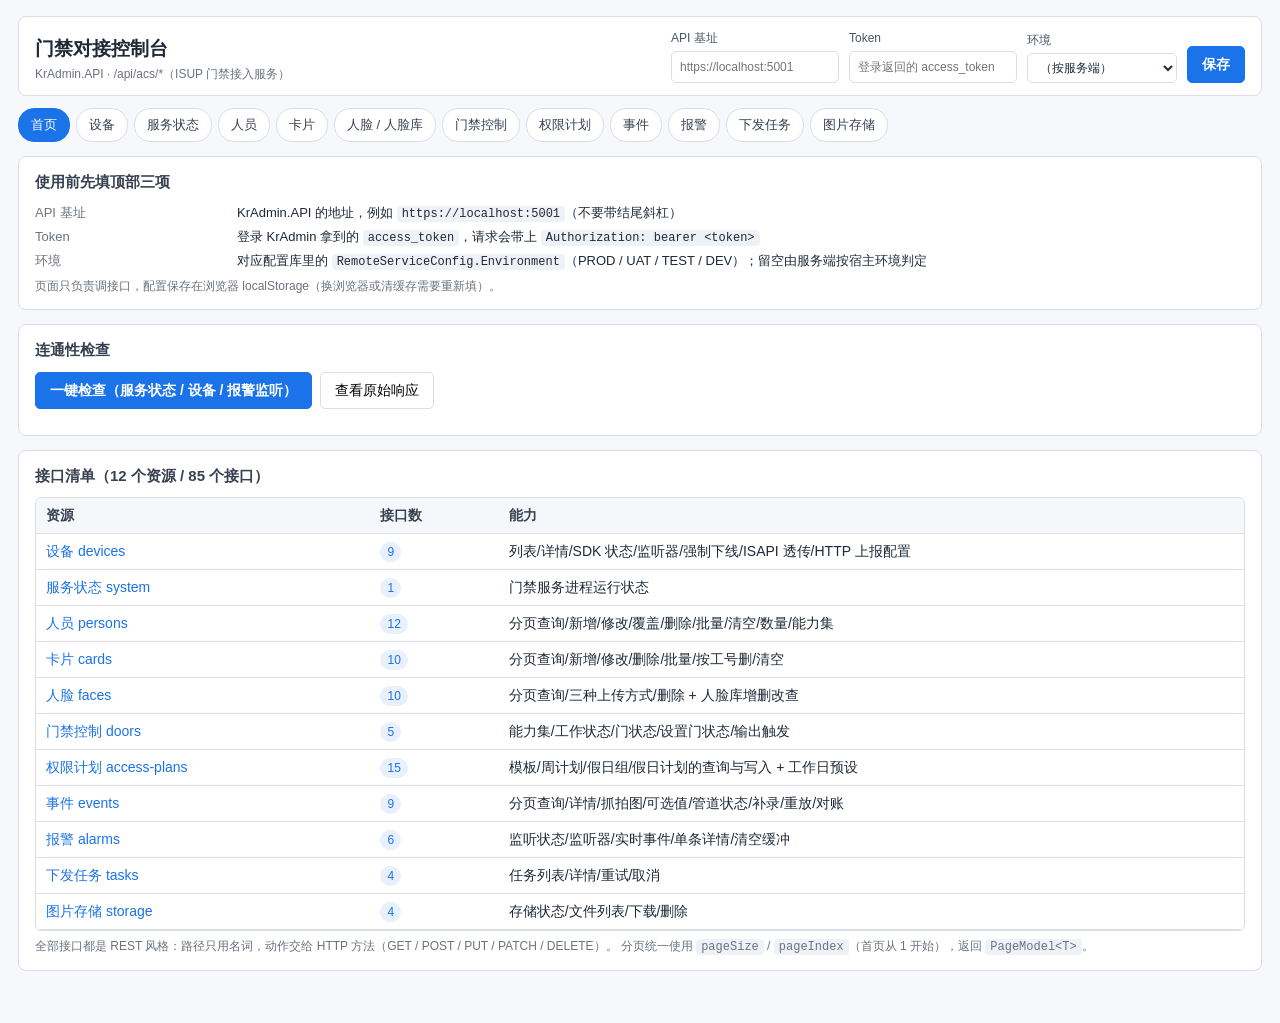
<file: src/ISUPSDK.AccessControl.WebApi/wwwroot/index.html>
<!DOCTYPE html>
<html lang="zh-CN">

<head>
  <meta charset="utf-8">
  <meta name="viewport" content="width=device-width, initial-scale=1">
  <title>门禁对接控制台</title>
  <link rel="stylesheet" href="assets/app.css">
</head>

<body>
  <div id="app">
    <div class="card">
      <h2>使用前先填顶部三项</h2>
      <div class="kv">
        <dt>API 基址</dt>
        <dd>KrAdmin.API 的地址，例如 <code>https://localhost:5001</code>（不要带结尾斜杠）</dd>
        <dt>Token</dt>
        <dd>登录 KrAdmin 拿到的 <code>access_token</code>，请求会带上 <code>Authorization: bearer &lt;token&gt;</code></dd>
        <dt>环境</dt>
        <dd>对应配置库里的 <code>RemoteServiceConfig.Environment</code>（PROD / UAT / TEST / DEV）；留空由服务端按宿主环境判定</dd>
      </div>
      <p class="hint">
        页面只负责调接口，配置保存在浏览器 localStorage（换浏览器或清缓存需要重新填）。
      </p>
    </div>

    <div class="card">
      <h2>连通性检查</h2>
      <div class="btnrow">
        <button class="primary" id="btnCheck">一键检查（服务状态 / 设备 / 报警监听）</button>
        <button id="btnRaw">查看原始响应</button>
      </div>
      <div id="msg" class="msg hidden"></div>
      <div id="checkResult" class="row" style="margin-top:12px;gap:10px"></div>
    </div>

    <div class="card">
      <h2>接口清单（12 个资源 / 85 个接口）</h2>
      <div id="pageTable"></div>
      <p class="hint">
        全部接口都是 REST 风格：路径只用名词，动作交给 HTTP 方法（GET / POST / PUT / PATCH / DELETE）。
        分页统一使用 <code>pageSize</code> / <code>pageIndex</code>（首页从 1 开始），返回 <code>PageModel&lt;T&gt;</code>。
      </p>
    </div>
  </div>

  <script src="assets/app.js"></script>
  <script>
    ACS.layout({ title: '门禁对接控制台', active: 'index.html' });

    var PAGES_INFO = [
      { name: '设备 devices', count: 9, href: 'devices.html', desc: '列表/详情/SDK 状态/监听器/强制下线/ISAPI 透传/HTTP 上报配置' },
      { name: '服务状态 system', count: 1, href: 'system.html', desc: '门禁服务进程运行状态' },
      { name: '人员 persons', count: 12, href: 'persons.html', desc: '分页查询/新增/修改/覆盖/删除/批量/清空/数量/能力集' },
      { name: '卡片 cards', count: 10, href: 'cards.html', desc: '分页查询/新增/修改/删除/批量/按工号删/清空' },
      { name: '人脸 faces', count: 10, href: 'faces.html', desc: '分页查询/三种上传方式/删除 + 人脸库增删改查' },
      { name: '门禁控制 doors', count: 5, href: 'doors.html', desc: '能力集/工作状态/门状态/设置门状态/输出触发' },
      { name: '权限计划 access-plans', count: 15, href: 'access-plans.html', desc: '模板/周计划/假日组/假日计划的查询与写入 + 工作日预设' },
      { name: '事件 events', count: 9, href: 'events.html', desc: '分页查询/详情/抓拍图/可选值/管道状态/补录/重放/对账' },
      { name: '报警 alarms', count: 6, href: 'alarms.html', desc: '监听状态/监听器/实时事件/单条详情/清空缓冲' },
      { name: '下发任务 tasks', count: 4, href: 'tasks.html', desc: '任务列表/详情/重试/取消' },
      { name: '图片存储 storage', count: 4, href: 'storage.html', desc: '存储状态/文件列表/下载/删除' }
    ];

    ACS.table('pageTable', [
      { text: '资源', render: function (r) { return '<a href="' + r.href + '">' + ACS.esc(r.name) + '</a>'; } },
      { text: '接口数', render: function (r) { return '<span class="tag acs">' + r.count + '</span>'; } },
      { text: '能力', cls: 'wrap', render: function (r) { return ACS.esc(r.desc); } }
    ], PAGES_INFO);

    var lastRaw = null;

    ACS.el('btnCheck').addEventListener('click', async function () {
      var button = ACS.el('btnCheck');
      button.disabled = true;
      ACS.msg('msg', '', '');
      ACS.el('checkResult').innerHTML = '';
      var items = [];

      try {
        var sys = await ACS.api('/api/acs/system');
        items.push({ ok: true, text: '服务状态：SDK 初始化 ' + (sys && sys.sdkInitialized) + '，在线设备 ' + (sys && sys.onlineDeviceCount) });

        var devices = await ACS.api('/api/acs/devices', { query: { onlineOnly: false } });
        items.push({ ok: true, text: '设备列表：' + ((devices && devices.length) || 0) + ' 台' + (devices && devices.length ? '（' + devices[0].deviceId + '）' : '') });

        var alarms = await ACS.api('/api/acs/alarms/status');
        items.push({ ok: true, text: '报警监听：' + (alarms && alarms.initialized ? '已初始化' : '未初始化') + '，缓冲 ' + ((alarms && alarms.buffered) || 0) + ' 条' });

        ACS.msg('msg', 'ok', '后端连通，三项接口均返回成功。');
      } catch (e) {
        ACS.msg('msg', 'err', e.message || String(e));
      } finally {
        button.disabled = false;
        ACS.el('checkResult').innerHTML = items.map(function (i) {
          return '<span class="tag ' + (i.ok ? 'ok' : 'err') + '">' + ACS.esc(i.text) + '</span>';
        }).join('');
      }
    });

    ACS.el('btnRaw').addEventListener('click', async function () {
      ACS.msg('msg', '', '');
      try {
        lastRaw = await ACS.api('/api/acs/system', { raw: true });
        ACS.msg('msg', 'ok', '原始响应：\n' + JSON.stringify(lastRaw, null, 2));
      } catch (e) {
        ACS.msg('msg', 'err', e.message || String(e));
      }
    });
  </script>
</body>

</html>
</file>
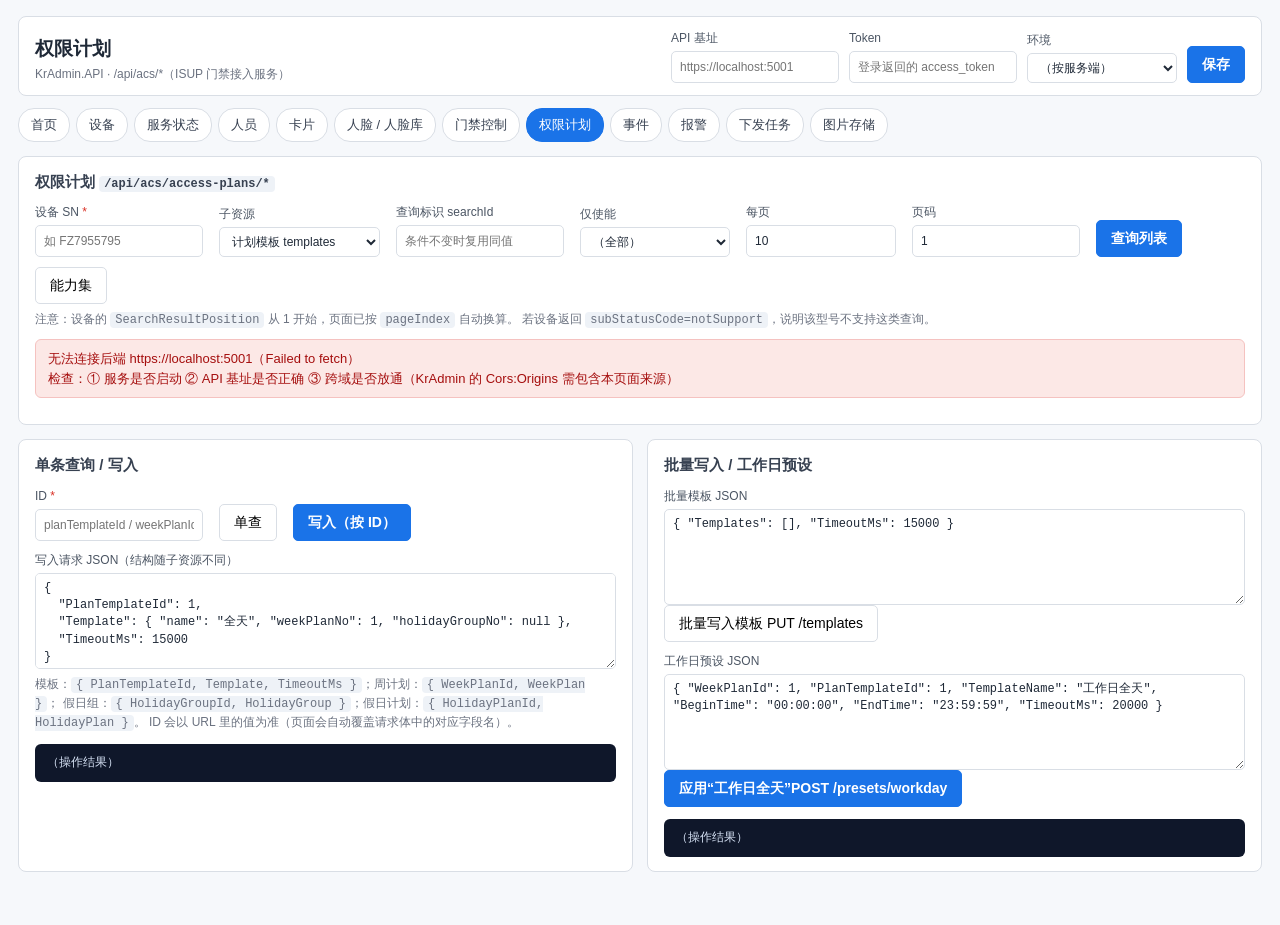
<file: src/ISUPSDK.AccessControl.WebApi/wwwroot/access-plans.html>
<!DOCTYPE html>
<html lang="zh-CN">

<head>
  <meta charset="utf-8">
  <meta name="viewport" content="width=device-width, initial-scale=1">
  <title>权限计划 - 门禁对接控制台</title>
  <link rel="stylesheet" href="assets/app.css">
</head>

<body>
  <div id="app">
    <div class="card">
      <h2>权限计划 <code>/api/acs/access-plans/*</code></h2>
      <div class="row">
        <label class="field"><span class="req">设备 SN</span><input id="deviceId" placeholder="如 FZ7955795"></label>
        <label class="field"><span>子资源</span>
          <select id="kind">
            <option value="templates">计划模板 templates</option>
            <option value="week-plans">周计划 week-plans</option>
            <option value="holiday-groups">假日组 holiday-groups</option>
            <option value="holiday-plans">假日计划 holiday-plans</option>
          </select>
        </label>
        <label class="field"><span>查询标识 searchId</span><input id="searchId" placeholder="条件不变时复用同值"></label>
        <label class="field"><span>仅使能</span>
          <select id="enable">
            <option value="">（全部）</option>
            <option value="true">是</option>
            <option value="false">否</option>
          </select>
        </label>
        <label class="field"><span>每页</span><input id="pageSize" type="number" value="10" min="1" max="100"></label>
        <label class="field"><span>页码</span><input id="pageIndex" type="number" value="1" min="1"></label>
        <button class="primary" id="btnQuery">查询列表</button>
        <button id="btnCap">能力集</button>
      </div>
      <p class="hint">
        注意：设备的 <code>SearchResultPosition</code> 从 1 开始，页面已按 <code>pageIndex</code> 自动换算。
        若设备返回 <code>subStatusCode=notSupport</code>，说明该型号不支持这类查询。
      </p>
      <div id="msg" class="msg hidden"></div>
      <div id="table" style="margin-top:12px"></div>
      <div class="pager" id="pager"></div>
    </div>

    <div class="split">
      <div class="card">
        <h2>单条查询 / 写入</h2>
        <div class="row">
          <label class="field"><span class="req">ID</span><input id="itemId" placeholder="planTemplateId / weekPlanId / holidayGroupId / holidayPlanId"></label>
          <button id="btnGetOne">单查</button>
          <button class="primary" id="btnPutOne">写入（按 ID）</button>
        </div>
        <div class="row">
          <label class="field" style="flex:1"><span>写入请求 JSON（结构随子资源不同）</span>
            <textarea id="writeBody" style="width:100%">{
  "PlanTemplateId": 1,
  "Template": { "name": "全天", "weekPlanNo": 1, "holidayGroupNo": null },
  "TimeoutMs": 15000
}</textarea>
          </label>
        </div>
        <p class="hint">
          模板：<code>{ PlanTemplateId, Template, TimeoutMs }</code>；周计划：<code>{ WeekPlanId, WeekPlan }</code>；
          假日组：<code>{ HolidayGroupId, HolidayGroup }</code>；假日计划：<code>{ HolidayPlanId, HolidayPlan }</code>。
          ID 会以 URL 里的值为准（页面会自动覆盖请求体中的对应字段名）。
        </p>
        <div id="msg2" class="msg hidden"></div>
        <pre class="json" id="opResult" style="margin-top:12px">（操作结果）</pre>
      </div>

      <div class="card">
        <h2>批量写入 / 工作日预设</h2>
        <div class="row">
          <label class="field" style="flex:1"><span>批量模板 JSON</span>
            <textarea id="batchBody">{ "Templates": [], "TimeoutMs": 15000 }</textarea>
          </label>
        </div>
        <div class="btnrow">
          <button id="btnPutBatch">批量写入模板 PUT /templates</button>
        </div>
        <div class="row" style="margin-top:10px">
          <label class="field" style="flex:1"><span>工作日预设 JSON</span>
            <textarea id="presetBody">{ "WeekPlanId": 1, "PlanTemplateId": 1, "TemplateName": "工作日全天", "BeginTime": "00:00:00", "EndTime": "23:59:59", "TimeoutMs": 20000 }</textarea>
          </label>
        </div>
        <div class="btnrow">
          <button class="primary" id="btnPreset">应用“工作日全天”POST /presets/workday</button>
        </div>
        <div id="msg3" class="msg hidden"></div>
        <pre class="json" id="batchResult" style="margin-top:12px">（操作结果）</pre>
      </div>
    </div>
  </div>

  <script src="assets/app.js"></script>
  <script>
    ACS.layout({ title: '权限计划', active: 'access-plans.html' });

    var state = { pageSize: 10, pageIndex: 1, recordCount: 0, pageCount: 1 };

    function deviceId() { return ACS.el('deviceId').value.trim(); }
    function kind() { return ACS.el('kind').value; }
    function basePath() { return '/api/acs/access-plans/' + kind(); }

    async function query(pageIndex) {
      state.pageSize = Number(ACS.el('pageSize').value) || 10;
      state.pageIndex = Math.max(1, pageIndex || Number(ACS.el('pageIndex').value) || 1);
      ACS.el('pageIndex').value = state.pageIndex;

      await ACS.run('msg', async function () {
        var data = await ACS.api(basePath(), {
          query: {
            deviceId: deviceId(),
            searchId: ACS.el('searchId').value.trim(),
            enable: ACS.el('enable').value,
            pageSize: state.pageSize,
            pageIndex: state.pageIndex
          }
        });

        var page = data || {};
        state.recordCount = page.recordCount || 0;
        state.pageCount = page.pageCount || 1;

        var raw = page.pageData || {};
        var inner = raw.data || {};
        var list = inner.matchResults || inner.MatchResults || inner.matchList || [];
        if (!Array.isArray(list)) list = [];

        ACS.table('table', [
          { text: '#', render: function (r, i) { return (state.pageIndex - 1) * state.pageSize + i + 1; } },
          { text: '内容', cls: 'wrap', render: function (r) { return '<code>' + ACS.esc(JSON.stringify(r).slice(0, 420)) + '</code>'; } },
          { text: '状态', render: function (r) {
              var status = r.enable;
              if (status === undefined) status = r.Enable;
              return status === undefined ? '' : '<span class="tag ' + (status ? 'ok' : '') + '">' + (status ? '使能' : '禁用') + '</span>';
            } }
        ], list, '该页没有数据（totalMatches=' + state.recordCount + '）');

        ACS.pager('pager', state.pageSize, state.pageIndex, state.recordCount, state.pageCount, function (next) {
          query(next);
        });
      }, '查询完成：RecordCount=' + state.recordCount);
    }

    ACS.el('btnQuery').addEventListener('click', function () { query(1); });

    ACS.el('btnCap').addEventListener('click', function () {
      ACS.run('msg', async function () {
        ACS.showJson('opResult', await ACS.api('/api/acs/access-plans/capabilities', { query: { deviceId: deviceId() } }));
      }, '已读取权限计划能力集');
    });

    ACS.el('btnGetOne').addEventListener('click', function () {
      var id = ACS.el('itemId').value.trim();
      if (!id) { ACS.msg('msg2', 'warn', '请填 ID'); return; }
      ACS.run('msg2', async function () {
        ACS.showJson('opResult', await ACS.api(basePath() + '/' + encodeURIComponent(id), { query: { deviceId: deviceId() } }));
      }, '已查询单条');
    });

    ACS.el('btnPutOne').addEventListener('click', function () {
      var id = ACS.el('itemId').value.trim();
      if (!id) { ACS.msg('msg2', 'warn', '请填 ID'); return; }

      ACS.run('msg2', async function () {
        var body = ACS.parseJson(ACS.el('writeBody').value, '写入 JSON') || {};
        var numericId = Number(id);

        switch (kind()) {
          case 'templates': body.PlanTemplateId = numericId; break;
          case 'week-plans': body.WeekPlanId = numericId; break;
          case 'holiday-groups': body.HolidayGroupId = numericId; break;
          case 'holiday-plans': body.HolidayPlanId = numericId; break;
        }

        ACS.showJson('opResult', await ACS.api(basePath() + '/' + encodeURIComponent(id), {
          method: 'PUT',
          query: { deviceId: deviceId() },
          body: body
        }));
      }, '已写入');
    });

    ACS.el('btnPutBatch').addEventListener('click', function () {
      ACS.run('msg3', async function () {
        ACS.showJson('batchResult', await ACS.api('/api/acs/access-plans/templates', {
          method: 'PUT',
          query: { deviceId: deviceId() },
          body: ACS.parseJson(ACS.el('batchBody').value, '批量模板 JSON')
        }));
      }, '批量写入完成');
    });

    ACS.el('btnPreset').addEventListener('click', function () {
      ACS.run('msg3', async function () {
        ACS.showJson('batchResult', await ACS.api('/api/acs/access-plans/presets/workday', {
          method: 'POST',
          query: { deviceId: deviceId() },
          body: ACS.parseJson(ACS.el('presetBody').value, '预设 JSON')
        }));
      }, '工作日预设已下发');
    });

    ACS.el('kind').addEventListener('change', function () {
      var map = {
        templates: '{\n  "PlanTemplateId": 1,\n  "Template": { "name": "全天", "weekPlanNo": 1 },\n  "TimeoutMs": 15000\n}',
        'week-plans': '{\n  "WeekPlanId": 1,\n  "WeekPlan": { "weekPlanName": "一周" },\n  "TimeoutMs": 15000\n}',
        'holiday-groups': '{\n  "HolidayGroupId": 1,\n  "HolidayGroup": { "holidayGroupName": "2026" },\n  "TimeoutMs": 15000\n}',
        'holiday-plans': '{\n  "HolidayPlanId": 1,\n  "HolidayPlan": { "holidayPlanName": "国庆" },\n  "TimeoutMs": 15000\n}'
      };
      ACS.el('writeBody').value = map[kind()] || '{}';
    });

    query(1);
  </script>
</body>

</html>
</file>
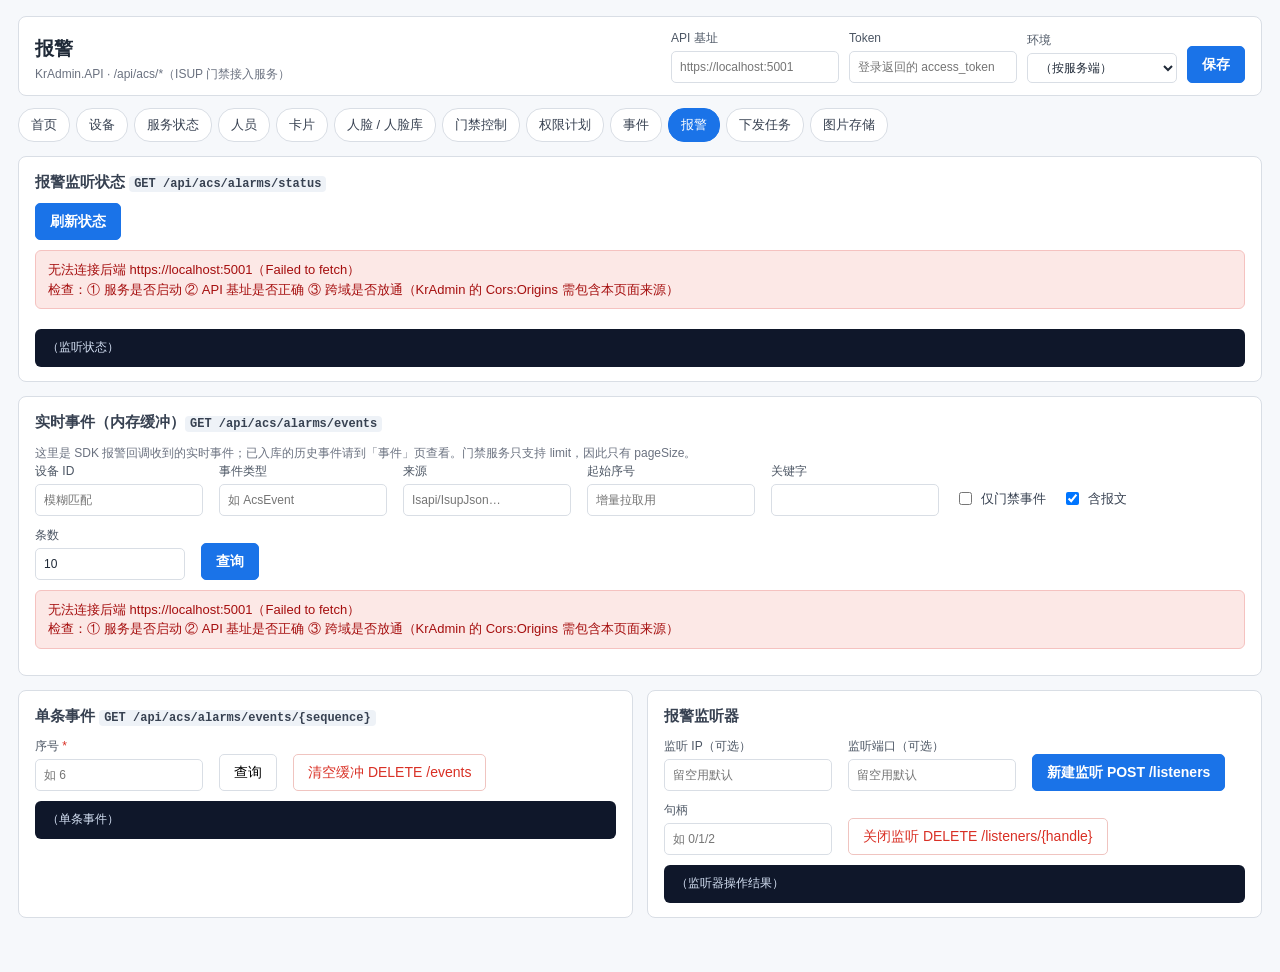
<file: src/ISUPSDK.AccessControl.WebApi/wwwroot/alarms.html>
<!DOCTYPE html>
<html lang="zh-CN">

<head>
  <meta charset="utf-8">
  <meta name="viewport" content="width=device-width, initial-scale=1">
  <title>报警 - 门禁对接控制台</title>
  <link rel="stylesheet" href="assets/app.css">
</head>

<body>
  <div id="app">
    <div class="card">
      <h2>报警监听状态 <code>GET /api/acs/alarms/status</code></h2>
      <div class="row">
        <button class="primary" id="btnStatus">刷新状态</button>
      </div>
      <div id="msg" class="msg hidden"></div>
      <div id="summary" class="row" style="margin-top:10px;gap:10px"></div>
      <pre class="json" id="statusJson" style="margin-top:10px">（监听状态）</pre>
    </div>

    <div class="card">
      <h2>实时事件（内存缓冲）<code>GET /api/acs/alarms/events</code></h2>
      <p class="hint">这里是 SDK 报警回调收到的实时事件；已入库的历史事件请到「事件」页查看。门禁服务只支持 limit，因此只有 pageSize。</p>
      <div class="row">
        <label class="field"><span>设备 ID</span><input id="deviceId" placeholder="模糊匹配"></label>
        <label class="field"><span>事件类型</span><input id="eventType" placeholder="如 AcsEvent"></label>
        <label class="field"><span>来源</span><input id="source" placeholder="Isapi/IsupJson…"></label>
        <label class="field"><span>起始序号</span><input id="afterSequence" placeholder="增量拉取用"></label>
        <label class="field"><span>关键字</span><input id="keyword"></label>
        <label class="check"><input type="checkbox" id="accessControlOnly"> 仅门禁事件</label>
        <label class="check"><input type="checkbox" id="includePayload" checked> 含报文</label>
        <label class="field"><span>条数</span><input id="pageSize" type="number" value="10" min="1" max="200"></label>
        <button class="primary" id="btnEvents">查询</button>
      </div>
      <div id="msg2" class="msg hidden"></div>
      <div id="table" style="margin-top:12px"></div>
    </div>

    <div class="split">
      <div class="card">
        <h2>单条事件 <code>GET /api/acs/alarms/events/{sequence}</code></h2>
        <div class="row">
          <label class="field"><span class="req">序号</span><input id="sequence" placeholder="如 6"></label>
          <button id="btnOne">查询</button>
          <button class="danger" id="btnClear">清空缓冲 DELETE /events</button>
        </div>
        <div id="msg3" class="msg hidden"></div>
        <pre class="json" id="oneJson" style="margin-top:10px">（单条事件）</pre>
      </div>

      <div class="card">
        <h2>报警监听器</h2>
        <div class="row">
          <label class="field"><span>监听 IP（可选）</span><input id="listenIp" placeholder="留空用默认"></label>
          <label class="field"><span>监听端口（可选）</span><input id="listenPort" placeholder="留空用默认"></label>
          <button class="primary" id="btnListenAdd">新建监听 POST /listeners</button>
        </div>
        <div class="row">
          <label class="field"><span>句柄</span><input id="listenHandle" placeholder="如 0/1/2"></label>
          <button class="danger" id="btnListenDel">关闭监听 DELETE /listeners/{handle}</button>
        </div>
        <div id="msg4" class="msg hidden"></div>
        <pre class="json" id="listenJson" style="margin-top:10px">（监听器操作结果）</pre>
      </div>
    </div>
  </div>

  <script src="assets/app.js"></script>
  <script>
    ACS.layout({ title: '报警', active: 'alarms.html' });

    function tag(ok, text) {
      return '<span class="tag ' + (ok ? 'ok' : 'err') + '">' + ACS.esc(text) + '</span>';
    }

    ACS.el('btnStatus').addEventListener('click', function () {
      ACS.run('msg', async function () {
        var data = await ACS.api('/api/acs/alarms/status');
        ACS.showJson('statusJson', data);
        ACS.el('summary').innerHTML = [
          tag(data && data.enabled, '监听 ' + (data && data.enabled ? '启用' : '停用')),
          tag(data && data.initialized, 'SDK ' + (data && data.initialized ? '已初始化' : '未初始化')),
          '<span class="tag acs">缓冲 ' + ((data && data.buffered) || 0) + ' 条</span>',
          '<span class="tag acs">累计接收 ' + ((data && data.totalReceived) || 0) + '</span>',
          '<span class="tag acs">门禁事件 ' + ((data && data.accessControlEvents) || 0) + '</span>',
          '<span class="tag">监听地址 ' + ACS.esc((data && data.listenAddress) || '-') + '</span>'
        ].join('');
      }, '已刷新监听状态');
    });

    ACS.el('btnEvents').addEventListener('click', function () {
      ACS.run('msg2', async function () {
        var data = await ACS.api('/api/acs/alarms/events', {
          query: {
            deviceId: ACS.el('deviceId').value.trim(),
            eventType: ACS.el('eventType').value.trim(),
            source: ACS.el('source').value.trim(),
            afterSequence: ACS.el('afterSequence').value.trim(),
            keyword: ACS.el('keyword').value.trim(),
            accessControlOnly: ACS.el('accessControlOnly').checked ? 'true' : '',
            includePayload: ACS.el('includePayload').checked ? 'true' : 'false',
            pageSize: ACS.el('pageSize').value.trim()
          }
        });

        var page = data || {};
        var rows = page.pageData || [];

        ACS.table('table', [
          { text: '序号', render: function (r) { return ACS.esc(r.sequence); } },
          { text: '接收时间', render: function (r) { return ACS.fmtTime(r.receivedAt); } },
          { text: '设备', render: function (r) { return ACS.esc(r.deviceId); } },
          { text: '事件类型', render: function (r) { return ACS.esc(r.eventType || ''); } },
          { text: '子类型', render: function (r) { return ACS.esc(r.subEventType || ''); } },
          { text: '门禁', render: function (r) { return r.isAccessControl ? '<span class="tag acs">是</span>' : '<span class="tag">否</span>'; } },
          { text: '来源', render: function (r) { return ACS.esc(r.source || ''); } },
          { text: '操作', cls: 'op', render: function (r) { return '<button data-seq="' + ACS.esc(r.sequence) + '">详情</button>'; } }
        ], rows, '缓冲里没有事件（LatestSequence=' + (page.latestSequence || 0) + '）');

        document.querySelectorAll('#table button[data-seq]').forEach(function (button) {
          button.addEventListener('click', function () {
            ACS.el('sequence').value = button.getAttribute('data-seq');
            ACS.el('btnOne').click();
          });
        });

        return page;
      }, '查询完成（RecordCount / LatestSequence 见下）');
    });

    ACS.el('btnOne').addEventListener('click', function () {
      var seq = ACS.el('sequence').value.trim();
      if (!seq) { ACS.msg('msg3', 'warn', '请填序号'); return; }
      ACS.run('msg3', async function () {
        ACS.showJson('oneJson', await ACS.api('/api/acs/alarms/events/' + encodeURIComponent(seq)));
      }, '已获取序号 ' + seq);
    });

    ACS.el('btnClear').addEventListener('click', function () {
      if (!confirm('确认清空内存中的报警事件缓冲？')) return;
      ACS.run('msg3', async function () {
        ACS.showJson('oneJson', await ACS.api('/api/acs/alarms/events', { method: 'DELETE' }));
      }, '缓冲已清空');
    });

    ACS.el('btnListenAdd').addEventListener('click', function () {
      ACS.run('msg4', async function () {
        ACS.showJson('listenJson', await ACS.api('/api/acs/alarms/listeners', {
          method: 'POST',
          query: { ip: ACS.el('listenIp').value.trim(), port: ACS.el('listenPort').value.trim() }
        }));
      }, '监听已创建');
    });

    ACS.el('btnListenDel').addEventListener('click', function () {
      var handle = ACS.el('listenHandle').value.trim();
      if (!handle) { ACS.msg('msg4', 'warn', '请填监听句柄'); return; }
      ACS.run('msg4', async function () {
        ACS.showJson('listenJson', await ACS.api('/api/acs/alarms/listeners/' + encodeURIComponent(handle), { method: 'DELETE' }));
      }, '监听已关闭');
    });

    ACS.el('btnStatus').click();
    ACS.el('btnEvents').click();
  </script>
</body>

</html>
</file>
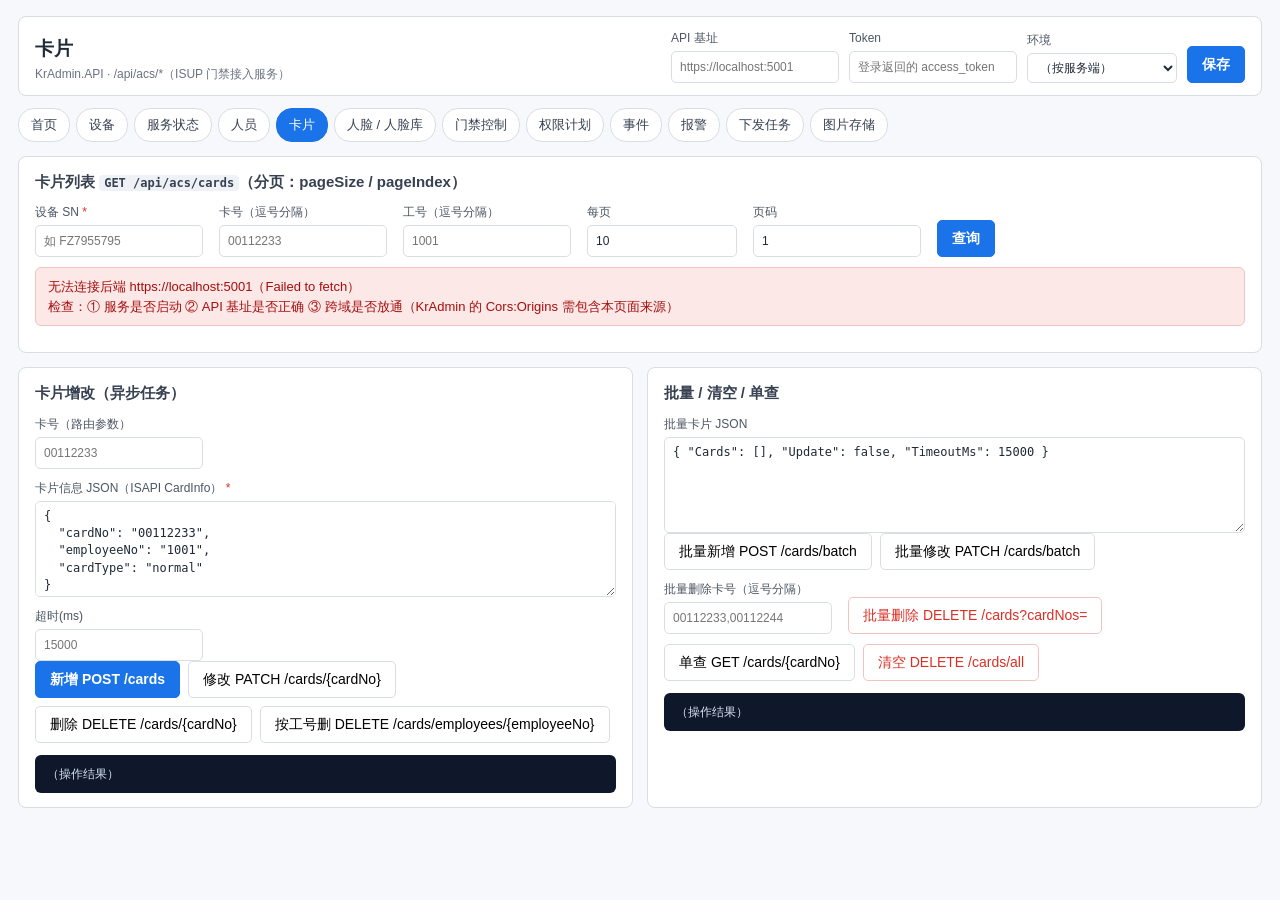
<file: src/ISUPSDK.AccessControl.WebApi/wwwroot/cards.html>
<!DOCTYPE html>
<html lang="zh-CN">

<head>
  <meta charset="utf-8">
  <meta name="viewport" content="width=device-width, initial-scale=1">
  <title>卡片 - 门禁对接控制台</title>
  <link rel="stylesheet" href="assets/app.css">
</head>

<body>
  <div id="app">
    <div class="card">
      <h2>卡片列表 <code>GET /api/acs/cards</code>（分页：pageSize / pageIndex）</h2>
      <div class="row">
        <label class="field"><span class="req">设备 SN</span><input id="deviceId" placeholder="如 FZ7955795"></label>
        <label class="field"><span>卡号（逗号分隔）</span><input id="cardNos" placeholder="00112233"></label>
        <label class="field"><span>工号（逗号分隔）</span><input id="employeeNos" placeholder="1001"></label>
        <label class="field"><span>每页</span><input id="pageSize" type="number" value="10" min="1" max="100"></label>
        <label class="field"><span>页码</span><input id="pageIndex" type="number" value="1" min="1"></label>
        <button class="primary" id="btnQuery">查询</button>
      </div>
      <div id="msg" class="msg hidden"></div>
      <div id="table" style="margin-top:12px"></div>
      <div class="pager" id="pager"></div>
    </div>

    <div class="split">
      <div class="card">
        <h2>卡片增改（异步任务）</h2>
        <div class="row">
          <label class="field"><span>卡号（路由参数）</span><input id="routeCardNo" placeholder="00112233"></label>
        </div>
        <div class="row">
          <label class="field" style="flex:1"><span class="req">卡片信息 JSON（ISAPI CardInfo）</span>
            <textarea id="cardBody" style="width:100%">{
  "cardNo": "00112233",
  "employeeNo": "1001",
  "cardType": "normal"
}</textarea>
          </label>
        </div>
        <div class="row">
          <label class="field"><span>超时(ms)</span><input id="timeoutMs" placeholder="15000"></label>
        </div>
        <div class="btnrow">
          <button class="primary" id="btnAdd">新增 POST /cards</button>
          <button id="btnPatch">修改 PATCH /cards/{cardNo}</button>
          <button id="btnDel">删除 DELETE /cards/{cardNo}</button>
          <button id="btnDelByEmp">按工号删 DELETE /cards/employees/{employeeNo}</button>
        </div>
        <div id="msg2" class="msg hidden"></div>
        <pre class="json" id="opResult" style="margin-top:12px">（操作结果）</pre>
      </div>

      <div class="card">
        <h2>批量 / 清空 / 单查</h2>
        <div class="row">
          <label class="field" style="flex:1"><span>批量卡片 JSON</span>
            <textarea id="batchBody">{ "Cards": [], "Update": false, "TimeoutMs": 15000 }</textarea>
          </label>
        </div>
        <div class="btnrow">
          <button id="btnBatchAdd">批量新增 POST /cards/batch</button>
          <button id="btnBatchUpdate">批量修改 PATCH /cards/batch</button>
        </div>
        <div class="row" style="margin-top:10px">
          <label class="field"><span>批量删除卡号（逗号分隔）</span><input id="deleteNos" placeholder="00112233,00112244"></label>
          <button class="danger" id="btnDelBatch">批量删除 DELETE /cards?cardNos=</button>
        </div>
        <div class="btnrow" style="margin-top:10px">
          <button id="btnSingle">单查 GET /cards/{cardNo}</button>
          <button class="danger" id="btnDelAll">清空 DELETE /cards/all</button>
        </div>
        <div id="msg3" class="msg hidden"></div>
        <pre class="json" id="batchResult" style="margin-top:12px">（操作结果）</pre>
      </div>
    </div>
  </div>

  <script src="assets/app.js"></script>
  <script>
    ACS.layout({ title: '卡片', active: 'cards.html' });

    var state = { pageSize: 10, pageIndex: 1, recordCount: 0, pageCount: 1 };

    function deviceId() { return ACS.el('deviceId').value.trim(); }
    function parseNumbers(text) {
      return (text || '').split(',').map(function (s) { return s.trim(); }).filter(Boolean);
    }

    async function query(pageIndex) {
      state.pageSize = Number(ACS.el('pageSize').value) || 10;
      state.pageIndex = Math.max(1, pageIndex || Number(ACS.el('pageIndex').value) || 1);
      ACS.el('pageIndex').value = state.pageIndex;

      await ACS.run('msg', async function () {
        var data = await ACS.api('/api/acs/cards', {
          query: {
            deviceId: deviceId(),
            cardNos: parseNumbers(ACS.el('cardNos').value),
            employeeNos: parseNumbers(ACS.el('employeeNos').value),
            pageSize: state.pageSize,
            pageIndex: state.pageIndex
          }
        });

        var page = data || {};
        state.recordCount = page.recordCount || 0;
        state.pageCount = page.pageCount || 1;

        var raw = page.pageData || {};
        var search = (raw.data && (raw.data.cardInfoSearch || raw.data.CardInfoSearch)) || {};
        var cards = search.CardInfo || search.cardInfo || [];

        ACS.table('table', [
          { text: '卡号', render: function (r) { return ACS.esc(r.cardNo || r.CardNo); } },
          { text: '工号', render: function (r) { return ACS.esc(r.employeeNo || r.EmployeeNo); } },
          { text: '姓名', render: function (r) { return ACS.esc(r.name || r.Name || ''); } },
          { text: '类型', render: function (r) { return '<span class="tag">' + ACS.esc(r.cardType || r.CardType || '') + '</span>'; } },
          { text: '门号', render: function (r) { return ACS.esc(r.doorNo || r.DoorNo || ''); } },
          { text: '有效期', render: function (r) {
              var v = r.Valid || r.valid || {};
              return ACS.esc((v.beginTime || '') + ' ~ ' + (v.endTime || ''));
            } }
        ], cards, '该页没有卡片（totalMatches=' + state.recordCount + '）');

        ACS.pager('pager', state.pageSize, state.pageIndex, state.recordCount, state.pageCount, function (next) {
          query(next);
        });

        return page;
      }, '查询完成：RecordCount=' + state.recordCount);
    }

    ACS.el('btnQuery').addEventListener('click', function () { query(1); });

    function opts(extra) {
      return Object.assign({
        query: { deviceId: deviceId(), timeoutMs: ACS.el('timeoutMs').value.trim() }
      }, extra || {});
    }

    ACS.el('btnAdd').addEventListener('click', function () {
      ACS.run('msg2', async function () {
        ACS.showJson('opResult', await ACS.api('/api/acs/cards', opts({ method: 'POST', body: ACS.parseJson(ACS.el('cardBody').value, '卡片 JSON') })));
      }, '已提交新增');
    });

    ACS.el('btnPatch').addEventListener('click', function () {
      ACS.run('msg2', async function () {
        var no = ACS.el('routeCardNo').value.trim();
        ACS.showJson('opResult', await ACS.api('/api/acs/cards/' + encodeURIComponent(no), opts({ method: 'PATCH', body: ACS.parseJson(ACS.el('cardBody').value, '卡片 JSON') })));
      }, '已提交修改');
    });

    ACS.el('btnDel').addEventListener('click', function () {
      var no = ACS.el('routeCardNo').value.trim();
      if (!no) { ACS.msg('msg2', 'warn', '请填卡号'); return; }
      if (!confirm('确认删除卡片 ' + no + '？')) return;
      ACS.run('msg2', async function () {
        ACS.showJson('opResult', await ACS.api('/api/acs/cards/' + encodeURIComponent(no), opts({ method: 'DELETE' })));
      }, '已提交删除');
    });

    ACS.el('btnDelByEmp').addEventListener('click', function () {
      var no = ACS.el('routeCardNo').value.trim();
      if (!no) { ACS.msg('msg2', 'warn', '请在“卡号（路由参数）”里填工号'); return; }
      ACS.run('msg2', async function () {
        ACS.showJson('opResult', await ACS.api('/api/acs/cards/employees/' + encodeURIComponent(no), opts({ method: 'DELETE' })));
      }, '已提交按工号删除');
    });

    ACS.el('btnBatchAdd').addEventListener('click', function () {
      ACS.run('msg3', async function () {
        var body = ACS.parseJson(ACS.el('batchBody').value, '批量 JSON');
        body.Update = false;
        ACS.showJson('batchResult', await ACS.api('/api/acs/cards/batch', { method: 'POST', query: { deviceId: deviceId() }, body: body }));
      }, '已提交批量新增');
    });

    ACS.el('btnBatchUpdate').addEventListener('click', function () {
      ACS.run('msg3', async function () {
        var body = ACS.parseJson(ACS.el('batchBody').value, '批量 JSON');
        body.Update = true;
        ACS.showJson('batchResult', await ACS.api('/api/acs/cards/batch', { method: 'PATCH', query: { deviceId: deviceId() }, body: body }));
      }, '已提交批量修改');
    });

    ACS.el('btnDelBatch').addEventListener('click', function () {
      var nos = parseNumbers(ACS.el('deleteNos').value);
      if (!nos.length) { ACS.msg('msg3', 'warn', '请填要删除的卡号'); return; }
      if (!confirm('确认删除 ' + nos.length + ' 张卡片？')) return;
      ACS.run('msg3', async function () {
        ACS.showJson('batchResult', await ACS.api('/api/acs/cards', { method: 'DELETE', query: { deviceId: deviceId(), cardNos: nos } }));
      }, '已提交批量删除');
    });

    ACS.el('btnSingle').addEventListener('click', function () {
      var no = ACS.el('routeCardNo').value.trim();
      if (!no) { ACS.msg('msg3', 'warn', '请填卡号'); return; }
      ACS.run('msg3', async function () {
        ACS.showJson('batchResult', await ACS.api('/api/acs/cards/' + encodeURIComponent(no), { query: { deviceId: deviceId() } }));
      }, '已查询单个卡片');
    });

    ACS.el('btnDelAll').addEventListener('click', function () {
      if (!confirm('确认清空设备上的全部卡片？此操作不可撤销。')) return;
      ACS.run('msg3', async function () {
        ACS.showJson('batchResult', await ACS.api('/api/acs/cards/all', { method: 'DELETE', query: { deviceId: deviceId() } }));
      }, '已提交清空');
    });

    query(1);
  </script>
</body>

</html>
</file>
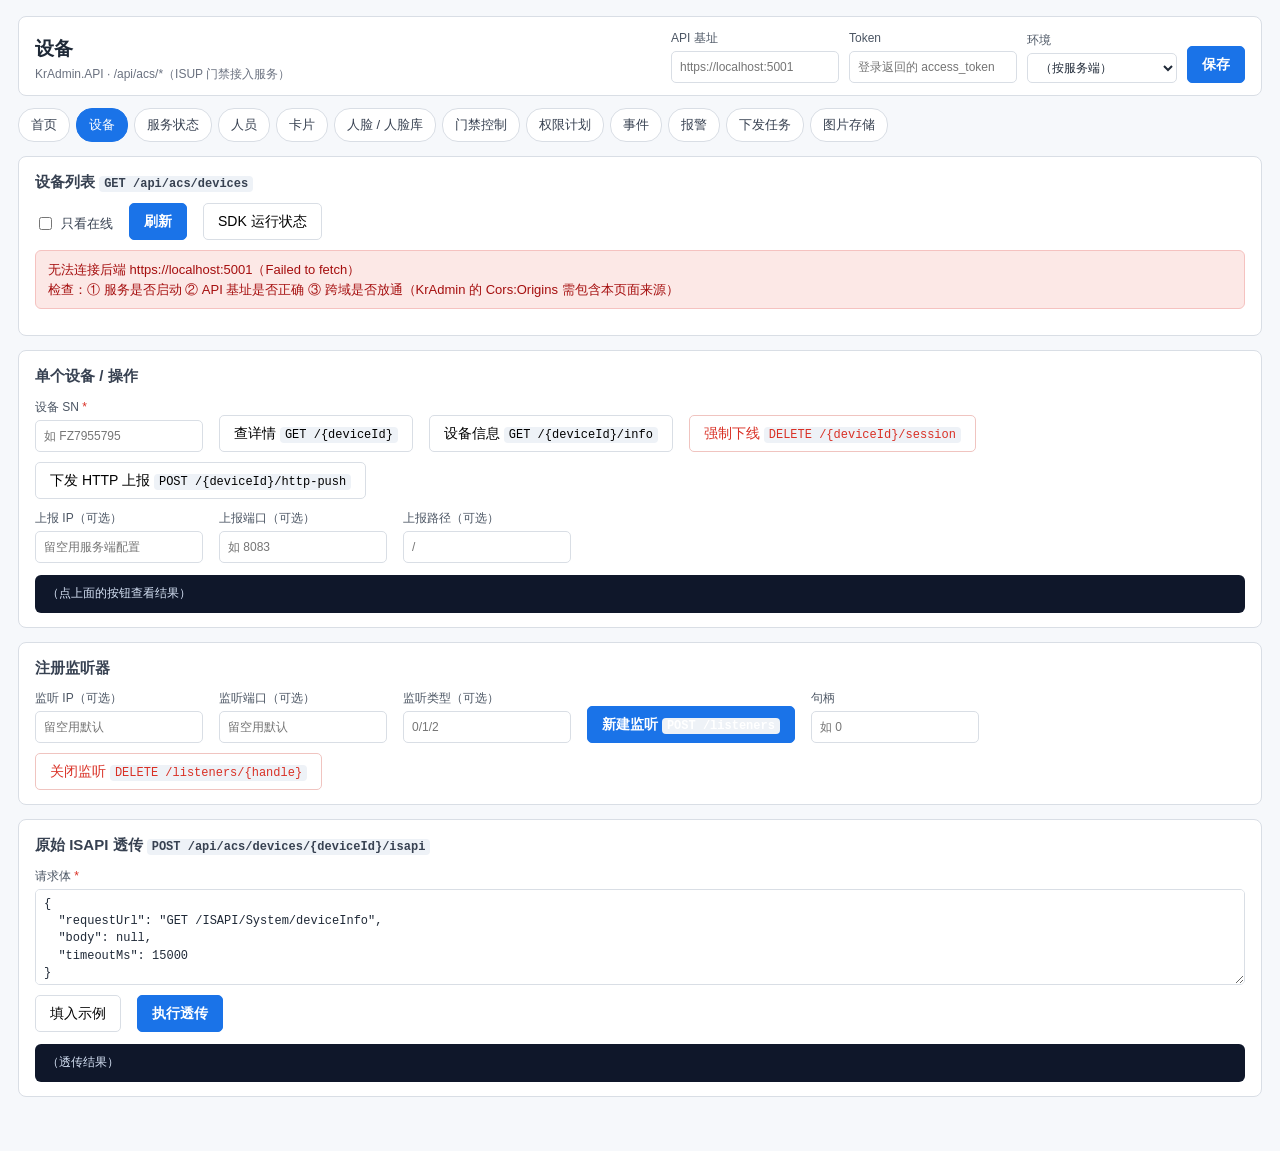
<file: src/ISUPSDK.AccessControl.WebApi/wwwroot/devices.html>
<!DOCTYPE html>
<html lang="zh-CN">

<head>
  <meta charset="utf-8">
  <meta name="viewport" content="width=device-width, initial-scale=1">
  <title>设备 - 门禁对接控制台</title>
  <link rel="stylesheet" href="assets/app.css">
</head>

<body>
  <div id="app">
    <div class="card">
      <h2>设备列表 <code>GET /api/acs/devices</code></h2>
      <div class="row">
        <label class="check"><input type="checkbox" id="onlineOnly"> 只看在线</label>
        <button class="primary" id="btnRefresh">刷新</button>
        <button id="btnSdk">SDK 运行状态</button>
      </div>
      <div id="msg" class="msg hidden"></div>
      <div id="table" style="margin-top:12px"></div>
    </div>

    <div class="card">
      <h2>单个设备 / 操作</h2>
      <div class="row">
        <label class="field"><span class="req">设备 SN</span><input id="deviceId" placeholder="如 FZ7955795"></label>
        <button id="btnGet">查详情 <code>GET /{deviceId}</code></button>
        <button id="btnInfo">设备信息 <code>GET /{deviceId}/info</code></button>
        <button class="danger" id="btnKick">强制下线 <code>DELETE /{deviceId}/session</code></button>
        <button id="btnPush">下发 HTTP 上报 <code>POST /{deviceId}/http-push</code></button>
      </div>
      <div class="row">
        <label class="field"><span>上报 IP（可选）</span><input id="pushAddress" placeholder="留空用服务端配置"></label>
        <label class="field"><span>上报端口（可选）</span><input id="pushPort" placeholder="如 8083"></label>
        <label class="field"><span>上报路径（可选）</span><input id="pushUrl" placeholder="/"></label>
      </div>
      <div id="msg2" class="msg hidden"></div>
      <pre class="json" id="detail" style="margin-top:12px">（点上面的按钮查看结果）</pre>
    </div>

    <div class="card">
      <h2>注册监听器</h2>
      <div class="row">
        <label class="field"><span>监听 IP（可选）</span><input id="listenIp" placeholder="留空用默认"></label>
        <label class="field"><span>监听端口（可选）</span><input id="listenPort" placeholder="留空用默认"></label>
        <label class="field"><span>监听类型（可选）</span><input id="listenType" placeholder="0/1/2"></label>
        <button class="primary" id="btnListenAdd">新建监听 <code>POST /listeners</code></button>
        <label class="field"><span>句柄</span><input id="listenHandle" placeholder="如 0"></label>
        <button class="danger" id="btnListenDel">关闭监听 <code>DELETE /listeners/{handle}</code></button>
      </div>
      <div id="msg3" class="msg hidden"></div>
    </div>

    <div class="card">
      <h2>原始 ISAPI 透传 <code>POST /api/acs/devices/{deviceId}/isapi</code></h2>
      <div class="row">
        <label class="field" style="flex:1"><span class="req">请求体</span>
          <textarea id="isapiBody" style="width:100%">{
  "requestUrl": "GET /ISAPI/System/deviceInfo",
  "body": null,
  "timeoutMs": 15000
}</textarea>
        </label>
      </div>
      <div class="row">
        <button id="btnIsapiDemo">填入示例</button>
        <button class="primary" id="btnIsapi">执行透传</button>
      </div>
      <div id="msg4" class="msg hidden"></div>
      <pre class="json" id="isapiResult" style="margin-top:12px">（透传结果）</pre>
    </div>
  </div>

  <script src="assets/app.js"></script>
  <script>
    ACS.layout({ title: '设备', active: 'devices.html' });

    function deviceId() { return ACS.el('deviceId').value.trim(); }

    async function loadList() {
      await ACS.run('msg', async function () {
        var rows = await ACS.api('/api/acs/devices', {
          query: { onlineOnly: ACS.el('onlineOnly').checked ? 'true' : 'false' }
        });
        ACS.table('table', [
          { text: '设备 SN', key: 'deviceId' },
          { text: '名称', key: 'deviceName' },
          { text: '在线', render: function (r) { return r.online ? '<span class="tag ok">在线</span>' : '<span class="tag err">离线</span>'; } },
          { text: '协议', key: 'protocolVersion' },
          { text: '型号/固件', render: function (r) { return ACS.esc(r.deviceModel || '') + ' ' + ACS.esc(r.firmwareVersion || ''); } },
          { text: 'UserId', key: 'userId' },
          { text: '首次上线', render: function (r) { return ACS.fmtTime(r.firstOnlineAt); } },
          { text: '最近变化', render: function (r) { return ACS.fmtTime(r.lastChangedAt); } },
          {
            text: '操作', cls: 'op', render: function (r) {
              return '<button data-pick="' + ACS.esc(r.deviceId) + '">选中</button>';
            }
          }
        ], rows, '没有设备注册（确认设备已连到 ISUP 服务）');

        document.querySelectorAll('button[data-pick]').forEach(function (b) {
          b.addEventListener('click', function () { ACS.el('deviceId').value = b.getAttribute('data-pick'); });
        });
      }, '设备列表已刷新');
    }

    ACS.el('btnRefresh').addEventListener('click', loadList);
    ACS.el('btnSdk').addEventListener('click', function () {
      ACS.run('msg', async function () {
        var data = await ACS.api('/api/acs/system');
        ACS.showJson('detail', data);
      }, '已读取服务状态（见下方）');
    });

    ACS.el('btnGet').addEventListener('click', function () {
      ACS.run('msg2', async function () {
        ACS.showJson('detail', await ACS.api('/api/acs/devices/' + encodeURIComponent(deviceId())));
      }, '已获取设备详情');
    });

    ACS.el('btnInfo').addEventListener('click', function () {
      ACS.run('msg2', async function () {
        ACS.showJson('detail', await ACS.api('/api/acs/devices/' + encodeURIComponent(deviceId()) + '/info'));
      }, '已获取设备信息（ISAPI 实时查询）');
    });

    ACS.el('btnKick').addEventListener('click', function () {
      if (!confirm('确认强制下线设备 ' + deviceId() + '？')) return;
      ACS.run('msg2', async function () {
        ACS.showJson('detail', await ACS.api('/api/acs/devices/' + encodeURIComponent(deviceId()) + '/session', { method: 'DELETE' }));
      }, '已请求强制下线');
    });

    ACS.el('btnPush').addEventListener('click', function () {
      ACS.run('msg2', async function () {
        ACS.showJson('detail', await ACS.api('/api/acs/devices/' + encodeURIComponent(deviceId()) + '/http-push', {
          method: 'POST',
          query: {
            address: ACS.el('pushAddress').value.trim(),
            port: ACS.el('pushPort').value.trim(),
            url: ACS.el('pushUrl').value.trim()
          }
        }));
      }, '已下发 HTTP 上报配置');
    });

    ACS.el('btnListenAdd').addEventListener('click', function () {
      ACS.run('msg3', async function () {
        ACS.showJson('detail', await ACS.api('/api/acs/devices/listeners', {
          method: 'POST',
          query: {
            ip: ACS.el('listenIp').value.trim(),
            port: ACS.el('listenPort').value.trim(),
            listenType: ACS.el('listenType').value.trim()
          }
        }));
      }, '监听已创建（句柄见 detail）');
    });

    ACS.el('btnListenDel').addEventListener('click', function () {
      var handle = ACS.el('listenHandle').value.trim();
      if (!handle) { ACS.msg('msg3', 'warn', '请先填监听句柄'); return; }
      ACS.run('msg3', async function () {
        ACS.showJson('detail', await ACS.api('/api/acs/devices/listeners/' + encodeURIComponent(handle), { method: 'DELETE' }));
      }, '监听已关闭');
    });

    ACS.el('btnIsapiDemo').addEventListener('click', function () {
      ACS.el('isapiBody').value = JSON.stringify({
        requestUrl: 'GET /ISAPI/System/deviceInfo',
        body: null,
        timeoutMs: 15000
      }, null, 2);
    });

    ACS.el('btnIsapi').addEventListener('click', function () {
      ACS.run('msg4', async function () {
        var body = ACS.parseJson(ACS.el('isapiBody').value, '透传请求体');
        ACS.showJson('isapiResult', await ACS.api('/api/acs/devices/' + encodeURIComponent(deviceId()) + '/isapi', {
          method: 'POST',
          body: body
        }));
      }, '透传完成（结果见下方）');
    });

    loadList();
  </script>
</body>

</html>
</file>
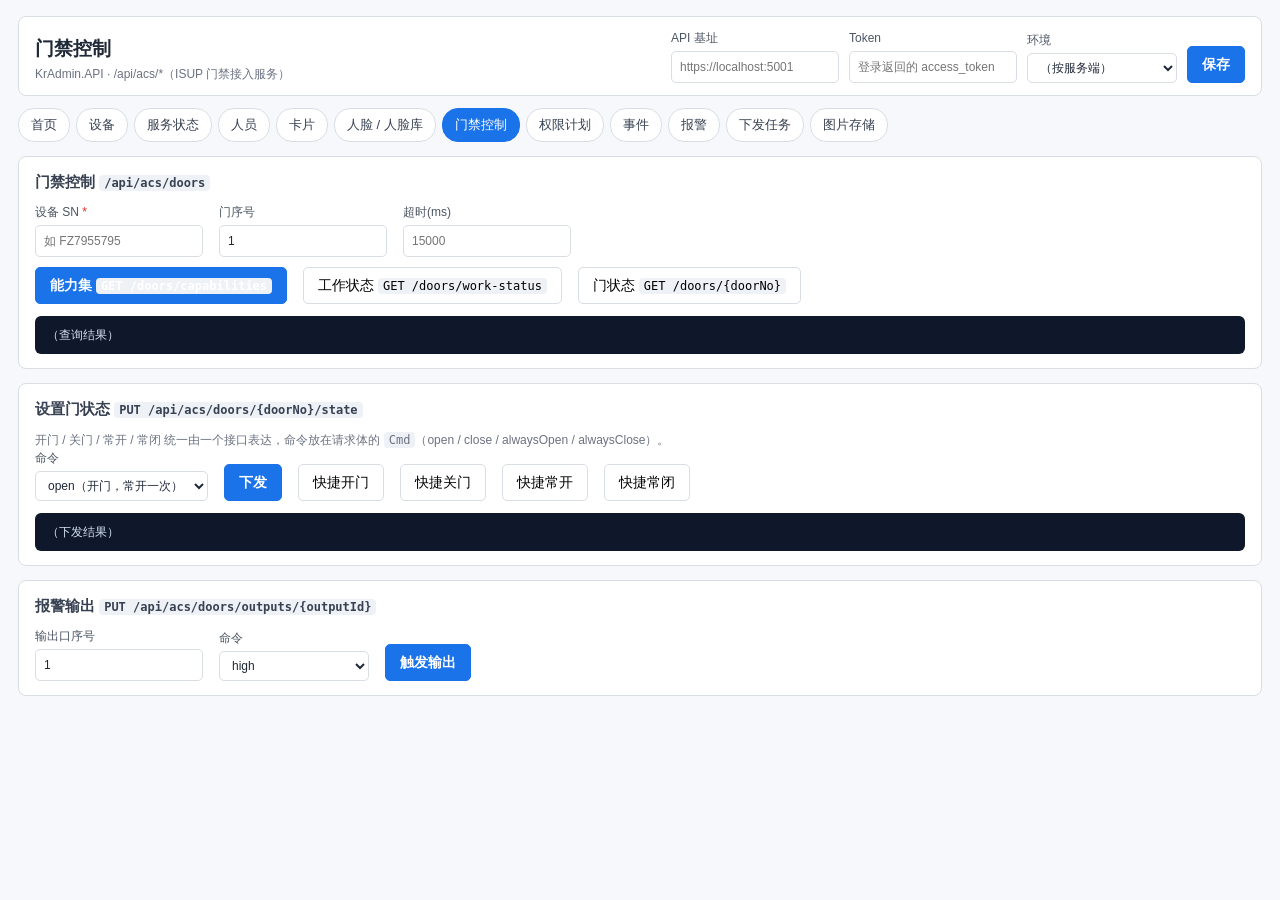
<file: src/ISUPSDK.AccessControl.WebApi/wwwroot/doors.html>
<!DOCTYPE html>
<html lang="zh-CN">

<head>
  <meta charset="utf-8">
  <meta name="viewport" content="width=device-width, initial-scale=1">
  <title>门禁控制 - 门禁对接控制台</title>
  <link rel="stylesheet" href="assets/app.css">
</head>

<body>
  <div id="app">
    <div class="card">
      <h2>门禁控制 <code>/api/acs/doors</code></h2>
      <div class="row">
        <label class="field"><span class="req">设备 SN</span><input id="deviceId" placeholder="如 FZ7955795"></label>
        <label class="field"><span>门序号</span><input id="doorNo" type="number" value="1" min="1"></label>
        <label class="field"><span>超时(ms)</span><input id="timeoutMs" placeholder="15000"></label>
      </div>
      <div class="row">
        <button class="primary" id="btnCap">能力集 <code>GET /doors/capabilities</code></button>
        <button id="btnWork">工作状态 <code>GET /doors/work-status</code></button>
        <button id="btnStatus">门状态 <code>GET /doors/{doorNo}</code></button>
      </div>
      <div id="msg" class="msg hidden"></div>
      <pre class="json" id="result" style="margin-top:12px">（查询结果）</pre>
    </div>

    <div class="card">
      <h2>设置门状态 <code>PUT /api/acs/doors/{doorNo}/state</code></h2>
      <p class="hint">开门 / 关门 / 常开 / 常闭 统一由一个接口表达，命令放在请求体的 <code>Cmd</code>（open / close / alwaysOpen / alwaysClose）。</p>
      <div class="row">
        <label class="field"><span>命令</span>
          <select id="cmd">
            <option value="open">open（开门，常开一次）</option>
            <option value="close">close（关门）</option>
            <option value="alwaysOpen">alwaysOpen（常开）</option>
            <option value="alwaysClose">alwaysClose（常闭）</option>
          </select>
        </label>
        <button class="primary" id="btnSetState">下发</button>
        <button id="btnOpen">快捷开门</button>
        <button id="btnClose">快捷关门</button>
        <button id="btnAlwaysOpen">快捷常开</button>
        <button id="btnAlwaysClose">快捷常闭</button>
      </div>
      <div id="msg2" class="msg hidden"></div>
      <pre class="json" id="stateResult" style="margin-top:12px">（下发结果）</pre>
    </div>

    <div class="card">
      <h2>报警输出 <code>PUT /api/acs/doors/outputs/{outputId}</code></h2>
      <div class="row">
        <label class="field"><span>输出口序号</span><input id="outputId" type="number" value="1" min="1"></label>
        <label class="field"><span>命令</span>
          <select id="outputCommand">
            <option value="high">high</option>
            <option value="low">low</option>
          </select>
        </label>
        <button class="primary" id="btnOutput">触发输出</button>
      </div>
      <div id="msg3" class="msg hidden"></div>
    </div>
  </div>

  <script src="assets/app.js"></script>
  <script>
    ACS.layout({ title: '门禁控制', active: 'doors.html' });

    function deviceId() { return ACS.el('deviceId').value.trim(); }
    function doorNo() { return ACS.el('doorNo').value.trim() || '1'; }
    function timeoutMs() { return ACS.el('timeoutMs').value.trim(); }

    ACS.el('btnCap').addEventListener('click', function () {
      ACS.run('msg', async function () {
        ACS.showJson('result', await ACS.api('/api/acs/doors/capabilities', { query: { deviceId: deviceId(), timeoutMs: timeoutMs() } }));
      }, '已读取门禁能力集');
    });

    ACS.el('btnWork').addEventListener('click', function () {
      ACS.run('msg', async function () {
        ACS.showJson('result', await ACS.api('/api/acs/doors/work-status', { query: { deviceId: deviceId(), timeoutMs: timeoutMs() } }));
      }, '已读取工作状态');
    });

    ACS.el('btnStatus').addEventListener('click', function () {
      ACS.run('msg', async function () {
        ACS.showJson('result', await ACS.api('/api/acs/doors/' + encodeURIComponent(doorNo()), {
          query: { deviceId: deviceId(), timeoutMs: timeoutMs() }
        }));
      }, '已读取门状态');
    });

    function setState(cmd) {
      ACS.run('msg2', async function () {
        ACS.showJson('stateResult', await ACS.api('/api/acs/doors/' + encodeURIComponent(doorNo()) + '/state', {
          method: 'PUT',
          query: { deviceId: deviceId() },
          body: { Cmd: cmd, TimeoutMs: Number(timeoutMs() || 10000) }
        }));
      }, '已下发：' + cmd);
    }

    ACS.el('btnSetState').addEventListener('click', function () { setState(ACS.el('cmd').value); });
    ACS.el('btnOpen').addEventListener('click', function () { setState('open'); });
    ACS.el('btnClose').addEventListener('click', function () { setState('close'); });
    ACS.el('btnAlwaysOpen').addEventListener('click', function () { setState('alwaysOpen'); });
    ACS.el('btnAlwaysClose').addEventListener('click', function () { setState('alwaysClose'); });

    ACS.el('btnOutput').addEventListener('click', function () {
      ACS.run('msg3', async function () {
        ACS.showJson('result', await ACS.api('/api/acs/doors/outputs/' + encodeURIComponent(ACS.el('outputId').value.trim() || '1'), {
          method: 'PUT',
          query: { deviceId: deviceId(), command: ACS.el('outputCommand').value, timeoutMs: timeoutMs() }
        }));
      }, '已触发报警输出');
    });
  </script>
</body>

</html>
</file>
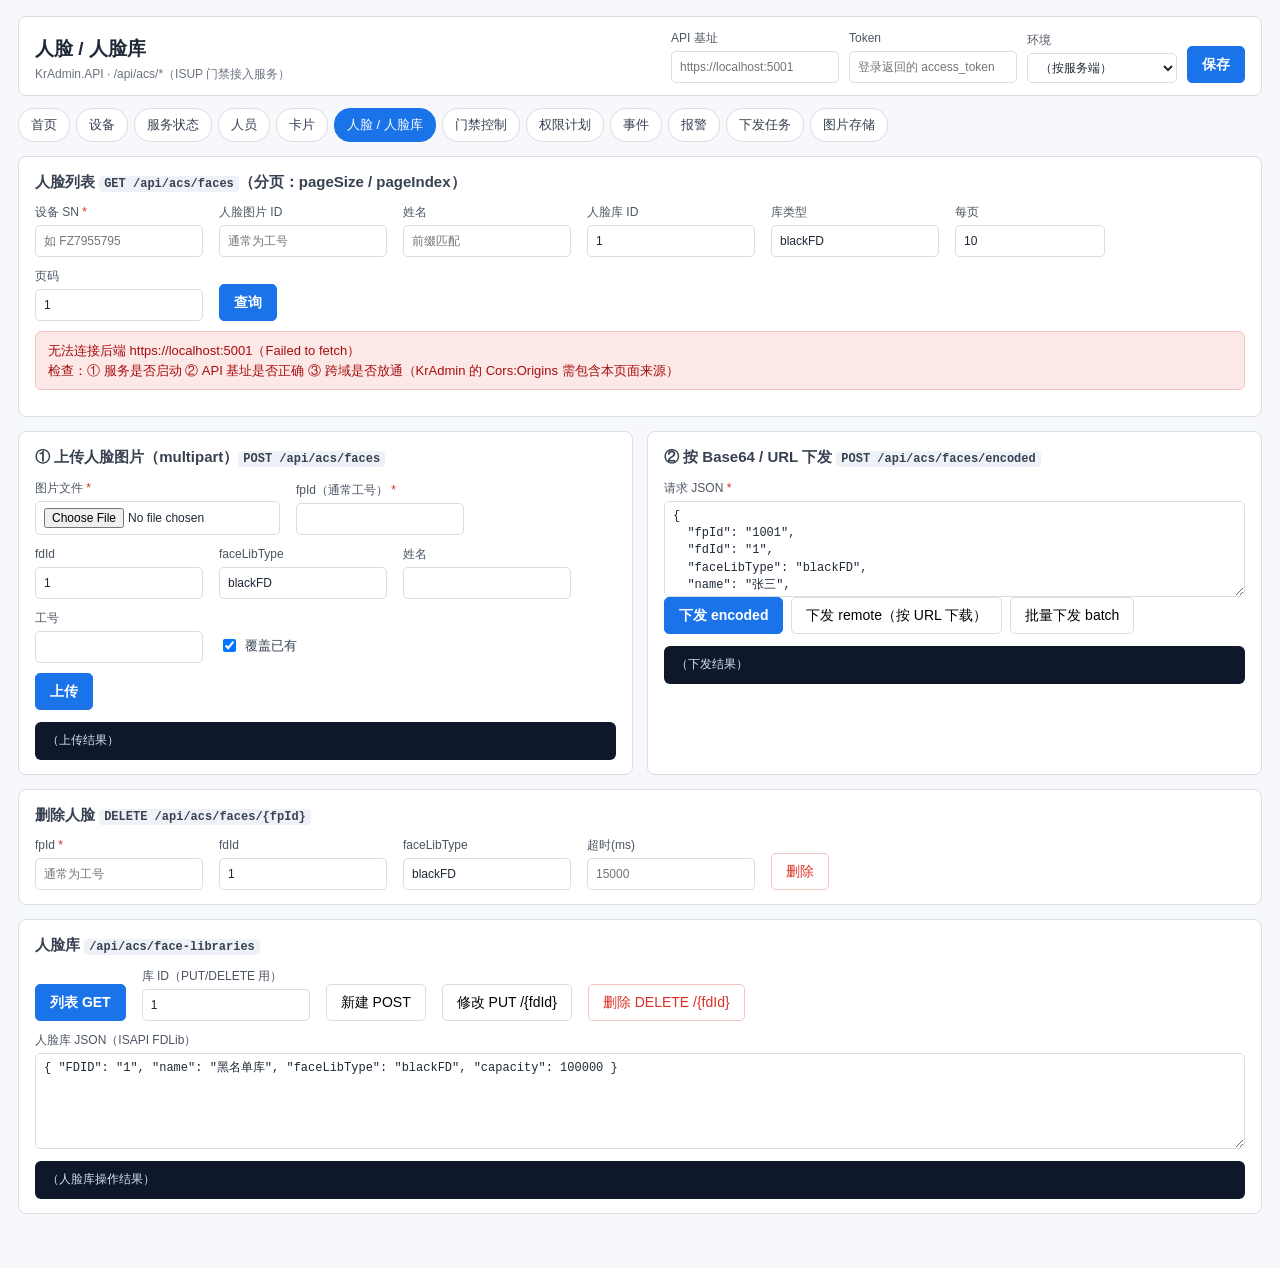
<file: src/ISUPSDK.AccessControl.WebApi/wwwroot/faces.html>
<!DOCTYPE html>
<html lang="zh-CN">

<head>
  <meta charset="utf-8">
  <meta name="viewport" content="width=device-width, initial-scale=1">
  <title>人脸 / 人脸库 - 门禁对接控制台</title>
  <link rel="stylesheet" href="assets/app.css">
</head>

<body>
  <div id="app">
    <div class="card">
      <h2>人脸列表 <code>GET /api/acs/faces</code>（分页：pageSize / pageIndex）</h2>
      <div class="row">
        <label class="field"><span class="req">设备 SN</span><input id="deviceId" placeholder="如 FZ7955795"></label>
        <label class="field"><span>人脸图片 ID</span><input id="fpId" placeholder="通常为工号"></label>
        <label class="field"><span>姓名</span><input id="name" placeholder="前缀匹配"></label>
        <label class="field"><span>人脸库 ID</span><input id="fdId" value="1"></label>
        <label class="field"><span>库类型</span><input id="faceLibType" value="blackFD"></label>
        <label class="field"><span>每页</span><input id="pageSize" type="number" value="10" min="1" max="100"></label>
        <label class="field"><span>页码</span><input id="pageIndex" type="number" value="1" min="1"></label>
        <button class="primary" id="btnQuery">查询</button>
      </div>
      <div id="msg" class="msg hidden"></div>
      <div id="table" style="margin-top:12px"></div>
      <div class="pager" id="pager"></div>
    </div>

    <div class="split">
      <div class="card">
        <h2>① 上传人脸图片（multipart）<code>POST /api/acs/faces</code></h2>
        <div class="row">
          <label class="field"><span class="req">图片文件</span><input type="file" id="faceFile" accept="image/jpeg,image/png"></label>
          <label class="field"><span class="req">fpId（通常工号）</span><input id="upFpId"></label>
        </div>
        <div class="row">
          <label class="field"><span>fdId</span><input id="upFdId" value="1"></label>
          <label class="field"><span>faceLibType</span><input id="upFaceLibType" value="blackFD"></label>
          <label class="field"><span>姓名</span><input id="upName"></label>
          <label class="field"><span>工号</span><input id="upEmployeeNo"></label>
          <label class="check"><input type="checkbox" id="upOverWrite" checked> 覆盖已有</label>
        </div>
        <div class="btnrow" style="margin-top:10px">
          <button class="primary" id="btnUpload">上传</button>
        </div>
        <div id="msg2" class="msg hidden"></div>
        <pre class="json" id="uploadResult" style="margin-top:12px">（上传结果）</pre>
      </div>

      <div class="card">
        <h2>② 按 Base64 / URL 下发 <code>POST /api/acs/faces/encoded</code></h2>
        <div class="row">
          <label class="field" style="flex:1"><span class="req">请求 JSON</span>
            <textarea id="encodedBody" style="width:100%">{
  "fpId": "1001",
  "fdId": "1",
  "faceLibType": "blackFD",
  "name": "张三",
  "employeeNo": "1001",
  "overWrite": true,
  "imageBase64": "",
  "imageUrl": ""
}</textarea>
          </label>
        </div>
        <div class="btnrow">
          <button class="primary" id="btnEncoded">下发 encoded</button>
          <button id="btnRemote">下发 remote（按 URL 下载）</button>
          <button id="btnBatch">批量下发 batch</button>
        </div>
        <div id="msg3" class="msg hidden"></div>
        <pre class="json" id="encodedResult" style="margin-top:12px">（下发结果）</pre>
      </div>
    </div>

    <div class="card">
      <h2>删除人脸 <code>DELETE /api/acs/faces/{fpId}</code></h2>
      <div class="row">
        <label class="field"><span class="req">fpId</span><input id="delFpId" placeholder="通常为工号"></label>
        <label class="field"><span>fdId</span><input id="delFdId" value="1"></label>
        <label class="field"><span>faceLibType</span><input id="delFaceLibType" value="blackFD"></label>
        <label class="field"><span>超时(ms)</span><input id="delTimeoutMs" placeholder="15000"></label>
        <button class="danger" id="btnDelete">删除</button>
      </div>
      <div id="msg4" class="msg hidden"></div>
    </div>

    <div class="card">
      <h2>人脸库 <code>/api/acs/face-libraries</code></h2>
      <div class="row">
        <button class="primary" id="btnLibList">列表 GET</button>
        <label class="field"><span>库 ID（PUT/DELETE 用）</span><input id="libFdId" value="1"></label>
        <button id="btnLibCreate">新建 POST</button>
        <button id="btnLibUpdate">修改 PUT /{fdId}</button>
        <button class="danger" id="btnLibDelete">删除 DELETE /{fdId}</button>
      </div>
      <div class="row">
        <label class="field" style="flex:1"><span>人脸库 JSON（ISAPI FDLib）</span>
          <textarea id="libBody" style="width:100%">{ "FDID": "1", "name": "黑名单库", "faceLibType": "blackFD", "capacity": 100000 }</textarea>
        </label>
      </div>
      <div id="msg5" class="msg hidden"></div>
      <pre class="json" id="libResult" style="margin-top:12px">（人脸库操作结果）</pre>
    </div>
  </div>

  <script src="assets/app.js"></script>
  <script>
    ACS.layout({ title: '人脸 / 人脸库', active: 'faces.html' });

    var state = { pageSize: 10, pageIndex: 1, recordCount: 0, pageCount: 1 };

    function deviceId() { return ACS.el('deviceId').value.trim(); }

    async function query(pageIndex) {
      state.pageSize = Number(ACS.el('pageSize').value) || 10;
      state.pageIndex = Math.max(1, pageIndex || Number(ACS.el('pageIndex').value) || 1);
      ACS.el('pageIndex').value = state.pageIndex;

      await ACS.run('msg', async function () {
        var data = await ACS.api('/api/acs/faces', {
          query: {
            deviceId: deviceId(),
            fpId: ACS.el('fpId').value.trim(),
            name: ACS.el('name').value.trim(),
            fdId: ACS.el('fdId').value.trim() || '1',
            faceLibType: ACS.el('faceLibType').value.trim() || 'blackFD',
            pageSize: state.pageSize,
            pageIndex: state.pageIndex
          }
        });

        var page = data || {};
        state.recordCount = page.recordCount || 0;
        state.pageCount = page.pageCount || 1;

        var raw = page.pageData || {};
        var search = (raw.data && (raw.data.faceInfoSearch || raw.data.FaceInfoSearch || raw.data.MatchList)) || [];
        var list = search.MatchList || search.faceInfo || search.MatchList || [];

        ACS.table('table', [
          { text: 'fpId', render: function (r) { return ACS.esc(r.fpId || r.FPID || r.faceLibId || ''); } },
          { text: '姓名', render: function (r) { return ACS.esc(r.name || r.Name || ''); } },
          { text: '库 ID', render: function (r) { return ACS.esc(r.fdId || r.FDID || ''); } },
          { text: '库类型', render: function (r) { return ACS.esc(r.faceLibType || r.FaceLibType || ''); } },
          { text: '原始', cls: 'wrap', render: function (r) { return '<code>' + ACS.esc(JSON.stringify(r).slice(0, 200)) + '</code>'; } }
        ], Array.isArray(list) ? list : [], '该页没有人脸（totalMatches=' + state.recordCount + '）');

        ACS.pager('pager', state.pageSize, state.pageIndex, state.recordCount, state.pageCount, function (next) {
          query(next);
        });
      }, '查询完成：RecordCount=' + state.recordCount);
    }

    ACS.el('btnQuery').addEventListener('click', function () { query(1); });

    // ① multipart 上传
    ACS.el('btnUpload').addEventListener('click', function () {
      ACS.run('msg2', async function () {
        var file = ACS.el('faceFile').files[0];
        if (!file) throw new Error('请选择人脸图片文件');
        var fpId = ACS.el('upFpId').value.trim();
        if (!fpId) throw new Error('请填写 fpId（通常为工号）');

        var form = new FormData();
        form.append('image', file, file.name);
        form.append('fpId', fpId);
        form.append('fdId', ACS.el('upFdId').value.trim() || '1');
        form.append('faceLibType', ACS.el('upFaceLibType').value.trim() || 'blackFD');
        form.append('overWrite', ACS.el('upOverWrite').checked ? 'true' : 'false');
        if (ACS.el('upName').value.trim()) form.append('name', ACS.el('upName').value.trim());
        if (ACS.el('upEmployeeNo').value.trim()) form.append('employeeNo', ACS.el('upEmployeeNo').value.trim());

        ACS.showJson('uploadResult', await ACS.api('/api/acs/faces', {
          method: 'POST',
          query: { deviceId: deviceId() },
          formData: form
        }));
      }, '上传完成（结果见下方）');
    });

    // ② encoded / remote / batch
    function encodedOptions(method, path) {
      return {
        method: method,
        query: { deviceId: deviceId() },
        body: ACS.parseJson(ACS.el('encodedBody').value, '请求 JSON')
      };
    }

    ACS.el('btnEncoded').addEventListener('click', function () {
      ACS.run('msg3', async function () {
        ACS.showJson('encodedResult', await ACS.api('/api/acs/faces/encoded', encodedOptions('POST', '/encoded')));
      }, 'encoded 下发完成');
    });

    ACS.el('btnRemote').addEventListener('click', function () {
      ACS.run('msg3', async function () {
        ACS.showJson('encodedResult', await ACS.api('/api/acs/faces/remote', encodedOptions('POST', '/remote')));
      }, 'remote 下发完成');
    });

    ACS.el('btnBatch').addEventListener('click', function () {
      ACS.run('msg3', async function () {
        var body = ACS.parseJson(ACS.el('encodedBody').value, '请求 JSON');
        ACS.showJson('encodedResult', await ACS.api('/api/acs/faces/batch', {
          method: 'POST',
          query: { deviceId: deviceId() },
          body: Array.isArray(body) ? body : [body]
        }));
      }, '批量下发完成');
    });

    // 删除人脸
    ACS.el('btnDelete').addEventListener('click', function () {
      var fpId = ACS.el('delFpId').value.trim();
      if (!fpId) { ACS.msg('msg4', 'warn', '请填 fpId'); return; }
      if (!confirm('确认删除人脸 ' + fpId + '？')) return;
      ACS.run('msg4', async function () {
        await ACS.api('/api/acs/faces/' + encodeURIComponent(fpId), {
          method: 'DELETE',
          query: {
            deviceId: deviceId(),
            fdId: ACS.el('delFdId').value.trim() || '1',
            faceLibType: ACS.el('delFaceLibType').value.trim() || 'blackFD',
            timeoutMs: ACS.el('delTimeoutMs').value.trim()
          }
        });
      }, '已删除人脸 ' + fpId);
    });

    // 人脸库
    ACS.el('btnLibList').addEventListener('click', function () {
      ACS.run('msg5', async function () {
        ACS.showJson('libResult', await ACS.api('/api/acs/face-libraries', { query: { deviceId: deviceId() } }));
      }, '已读取人脸库列表');
    });

    ACS.el('btnLibCreate').addEventListener('click', function () {
      ACS.run('msg5', async function () {
        ACS.showJson('libResult', await ACS.api('/api/acs/face-libraries', {
          method: 'POST',
          query: { deviceId: deviceId() },
          body: ACS.parseJson(ACS.el('libBody').value, '人脸库 JSON')
        }));
      }, '人脸库已创建');
    });

    ACS.el('btnLibUpdate').addEventListener('click', function () {
      var fdId = ACS.el('libFdId').value.trim();
      if (!fdId) { ACS.msg('msg5', 'warn', '请填库 ID'); return; }
      ACS.run('msg5', async function () {
        ACS.showJson('libResult', await ACS.api('/api/acs/face-libraries/' + encodeURIComponent(fdId), {
          method: 'PUT',
          query: { deviceId: deviceId() },
          body: ACS.parseJson(ACS.el('libBody').value, '人脸库 JSON')
        }));
      }, '人脸库已修改');
    });

    ACS.el('btnLibDelete').addEventListener('click', function () {
      var fdId = ACS.el('libFdId').value.trim();
      if (!fdId) { ACS.msg('msg5', 'warn', '请填库 ID'); return; }
      if (!confirm('确认删除人脸库 ' + fdId + '？')) return;
      ACS.run('msg5', async function () {
        ACS.showJson('libResult', await ACS.api('/api/acs/face-libraries/' + encodeURIComponent(fdId), {
          method: 'DELETE',
          query: { deviceId: deviceId() }
        }));
      }, '人脸库已删除');
    });

    query(1);
  </script>
</body>

</html>
</file>
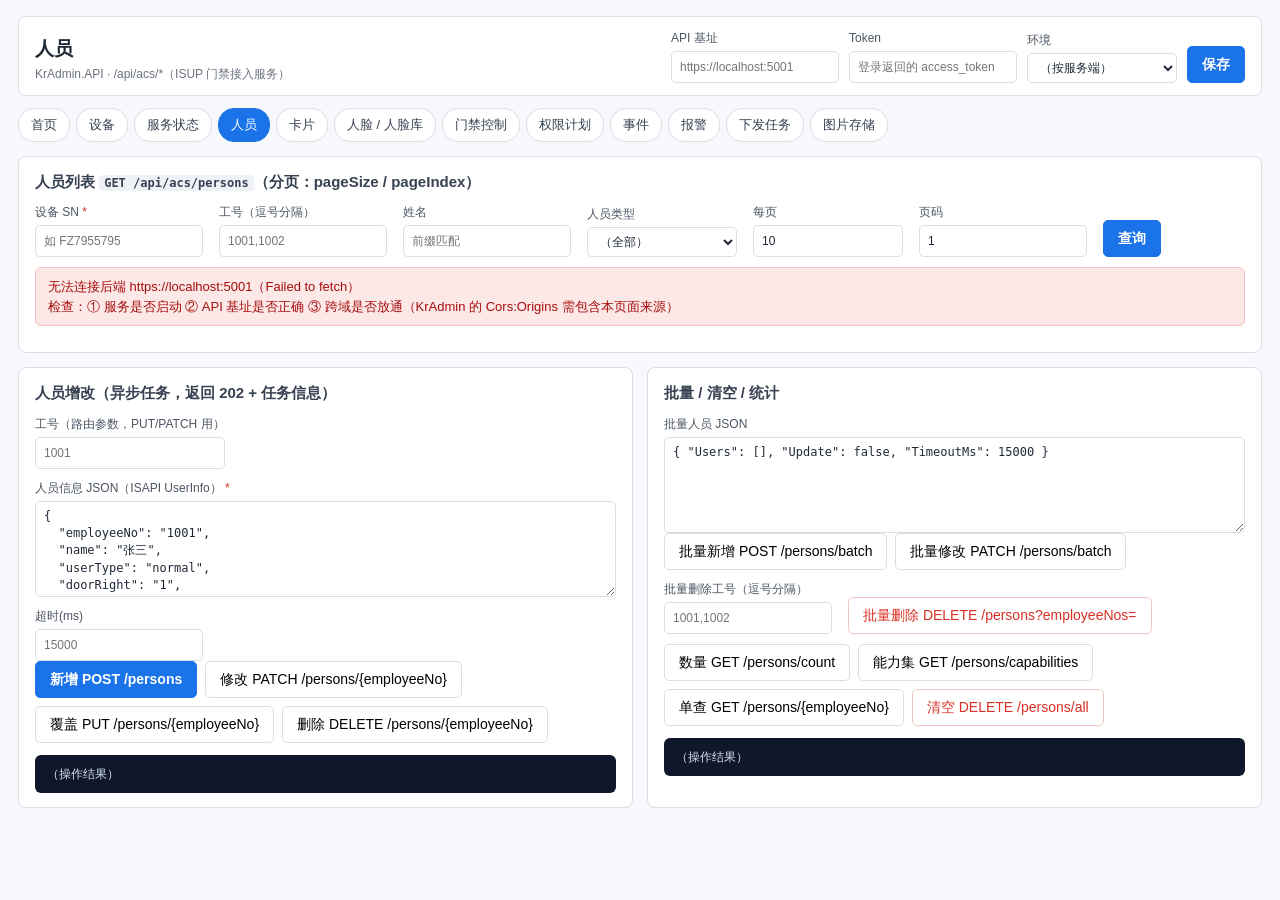
<file: src/ISUPSDK.AccessControl.WebApi/wwwroot/persons.html>
<!DOCTYPE html>
<html lang="zh-CN">

<head>
  <meta charset="utf-8">
  <meta name="viewport" content="width=device-width, initial-scale=1">
  <title>人员 - 门禁对接控制台</title>
  <link rel="stylesheet" href="assets/app.css">
</head>

<body>
  <div id="app">
    <div class="card">
      <h2>人员列表 <code>GET /api/acs/persons</code>（分页：pageSize / pageIndex）</h2>
      <div class="row">
        <label class="field"><span class="req">设备 SN</span><input id="deviceId" placeholder="如 FZ7955795"></label>
        <label class="field"><span>工号（逗号分隔）</span><input id="employeeNos" placeholder="1001,1002"></label>
        <label class="field"><span>姓名</span><input id="name" placeholder="前缀匹配"></label>
        <label class="field"><span>人员类型</span>
          <select id="userType">
            <option value="">（全部）</option>
            <option value="normal">normal</option>
            <option value="visitor">visitor</option>
            <option value="blackList">blackList</option>
          </select>
        </label>
        <label class="field"><span>每页</span><input id="pageSize" type="number" value="10" min="1" max="100"></label>
        <label class="field"><span>页码</span><input id="pageIndex" type="number" value="1" min="1"></label>
        <button class="primary" id="btnQuery">查询</button>
      </div>
      <div id="msg" class="msg hidden"></div>
      <div id="table" style="margin-top:12px"></div>
      <div class="pager" id="pager"></div>
    </div>

    <div class="split">
      <div class="card">
        <h2>人员增改（异步任务，返回 202 + 任务信息）</h2>
        <div class="row">
          <label class="field"><span>工号（路由参数，PUT/PATCH 用）</span><input id="routeEmployeeNo" placeholder="1001"></label>
        </div>
        <div class="row">
          <label class="field" style="flex:1"><span class="req">人员信息 JSON（ISAPI UserInfo）</span>
            <textarea id="userBody" style="width:100%">{
  "employeeNo": "1001",
  "name": "张三",
  "userType": "normal",
  "doorRight": "1",
  "Valid": { "enable": true, "beginTime": "2024-01-01T00:00:00", "endTime": "2034-01-01T00:00:00" },
  "RightPlan": [ { "planTemplateNo": "1" } ]
}</textarea>
          </label>
        </div>
        <div class="row">
          <label class="field"><span>超时(ms)</span><input id="timeoutMs" placeholder="15000"></label>
        </div>
        <div class="btnrow">
          <button class="primary" id="btnAdd">新增 POST /persons</button>
          <button id="btnPatch">修改 PATCH /persons/{employeeNo}</button>
          <button id="btnPut">覆盖 PUT /persons/{employeeNo}</button>
          <button id="btnDel">删除 DELETE /persons/{employeeNo}</button>
        </div>
        <div id="msg2" class="msg hidden"></div>
        <pre class="json" id="opResult" style="margin-top:12px">（操作结果）</pre>
      </div>

      <div class="card">
        <h2>批量 / 清空 / 统计</h2>
        <div class="row">
          <label class="field" style="flex:1"><span>批量人员 JSON</span>
            <textarea id="batchBody">{ "Users": [], "Update": false, "TimeoutMs": 15000 }</textarea>
          </label>
        </div>
        <div class="btnrow">
          <button id="btnBatchAdd">批量新增 POST /persons/batch</button>
          <button id="btnBatchUpdate">批量修改 PATCH /persons/batch</button>
        </div>
        <div class="row" style="margin-top:10px">
          <label class="field"><span>批量删除工号（逗号分隔）</span><input id="deleteNos" placeholder="1001,1002"></label>
          <button class="danger" id="btnDelBatch">批量删除 DELETE /persons?employeeNos=</button>
        </div>
        <div class="btnrow" style="margin-top:10px">
          <button id="btnCount">数量 GET /persons/count</button>
          <button id="btnCap">能力集 GET /persons/capabilities</button>
          <button id="btnSingle">单查 GET /persons/{employeeNo}</button>
          <button class="danger" id="btnDelAll">清空 DELETE /persons/all</button>
        </div>
        <div id="msg3" class="msg hidden"></div>
        <pre class="json" id="batchResult" style="margin-top:12px">（操作结果）</pre>
      </div>
    </div>
  </div>

  <script src="assets/app.js"></script>
  <script>
    ACS.layout({ title: '人员', active: 'persons.html' });

    var state = { pageSize: 10, pageIndex: 1, recordCount: 0, pageCount: 1 };

    function deviceId() { return ACS.el('deviceId').value.trim(); }
    function parseNumbers(text) {
      return (text || '').split(',').map(function (s) { return s.trim(); }).filter(Boolean);
    }

    async function query(pageIndex) {
      state.pageSize = Number(ACS.el('pageSize').value) || 10;
      state.pageIndex = Math.max(1, pageIndex || Number(ACS.el('pageIndex').value) || 1);
      ACS.el('pageIndex').value = state.pageIndex;

      await ACS.run('msg', async function () {
        var data = await ACS.api('/api/acs/persons', {
          query: {
            deviceId: deviceId(),
            employeeNos: parseNumbers(ACS.el('employeeNos').value),
            name: ACS.el('name').value.trim(),
            userType: ACS.el('userType').value,
            pageSize: state.pageSize,
            pageIndex: state.pageIndex
          }
        });

        var page = data || {};
        state.recordCount = page.recordCount || 0;
        state.pageCount = page.pageCount || 1;

        // 设备返回的 IsapiQueryResult：data.data.userInfoSearch.UserInfo
        var raw = page.pageData || {};
        var search = (raw.data && (raw.data.userInfoSearch || raw.data.UserInfoSearch)) || {};
        var users = search.UserInfo || search.userInfo || [];

        ACS.table('table', [
          { text: '工号', render: function (r) { return ACS.esc(r.employeeNo || r.EmployeeNo); } },
          { text: '姓名', render: function (r) { return ACS.esc(r.name || r.Name); } },
          { text: '类型', render: function (r) { return '<span class="tag">' + ACS.esc(r.userType || r.UserType || '') + '</span>'; } },
          { text: '门权限', render: function (r) { return ACS.esc(r.doorRight || r.DoorRight || ''); } },
          { text: '有效期', render: function (r) {
              var v = r.Valid || r.valid || {};
              return ACS.esc((v.beginTime || '') + ' ~ ' + (v.endTime || ''));
            } },
          { text: '计划', render: function (r) {
              var plans = r.RightPlan || r.rightPlan || [];
              return plans.map(function (p) { return ACS.esc(p.planTemplateNo || p.PlanTemplateNo); }).join(', ');
            } }
        ], users, '该页没有人员（totalMatches=' + state.recordCount + '）');

        ACS.pager('pager', state.pageSize, state.pageIndex, state.recordCount, state.pageCount, function (next) {
          query(next);
        });

        return page;
      }, '查询完成：RecordCount=' + state.recordCount + '，PageCount=' + state.pageCount);
    }

    ACS.el('btnQuery').addEventListener('click', function () { query(1); });

    function opOptions(extra) {
      return Object.assign({
        query: { deviceId: deviceId(), timeoutMs: ACS.el('timeoutMs').value.trim() }
      }, extra || {});
    }

    ACS.el('btnAdd').addEventListener('click', function () {
      ACS.run('msg2', async function () {
        var body = ACS.parseJson(ACS.el('userBody').value, '人员 JSON');
        ACS.showJson('opResult', await ACS.api('/api/acs/persons', opOptions({ method: 'POST', body: body })));
      }, '已提交新增（异步任务，用「下发任务」页查结果）');
    });

    ACS.el('btnPatch').addEventListener('click', function () {
      ACS.run('msg2', async function () {
        var body = ACS.parseJson(ACS.el('userBody').value, '人员 JSON');
        var no = ACS.el('routeEmployeeNo').value.trim();
        ACS.showJson('opResult', await ACS.api('/api/acs/persons/' + encodeURIComponent(no), opOptions({ method: 'PATCH', body: body })));
      }, '已提交修改');
    });

    ACS.el('btnPut').addEventListener('click', function () {
      ACS.run('msg2', async function () {
        var body = ACS.parseJson(ACS.el('userBody').value, '人员 JSON');
        var no = ACS.el('routeEmployeeNo').value.trim();
        ACS.showJson('opResult', await ACS.api('/api/acs/persons/' + encodeURIComponent(no), opOptions({ method: 'PUT', body: body })));
      }, '已提交整体覆盖');
    });

    ACS.el('btnDel').addEventListener('click', function () {
      var no = ACS.el('routeEmployeeNo').value.trim();
      if (!no) { ACS.msg('msg2', 'warn', '请填工号'); return; }
      if (!confirm('确认删除人员 ' + no + '？')) return;
      ACS.run('msg2', async function () {
        ACS.showJson('opResult', await ACS.api('/api/acs/persons/' + encodeURIComponent(no), opOptions({ method: 'DELETE' })));
      }, '已提交删除');
    });

    ACS.el('btnBatchAdd').addEventListener('click', function () {
      ACS.run('msg3', async function () {
        var body = ACS.parseJson(ACS.el('batchBody').value, '批量 JSON');
        body.Update = false;
        ACS.showJson('batchResult', await ACS.api('/api/acs/persons/batch', { method: 'POST', query: { deviceId: deviceId() }, body: body }));
      }, '已提交批量新增');
    });

    ACS.el('btnBatchUpdate').addEventListener('click', function () {
      ACS.run('msg3', async function () {
        var body = ACS.parseJson(ACS.el('batchBody').value, '批量 JSON');
        body.Update = true;
        ACS.showJson('batchResult', await ACS.api('/api/acs/persons/batch', { method: 'PATCH', query: { deviceId: deviceId() }, body: body }));
      }, '已提交批量修改');
    });

    ACS.el('btnDelBatch').addEventListener('click', function () {
      var nos = parseNumbers(ACS.el('deleteNos').value);
      if (!nos.length) { ACS.msg('msg3', 'warn', '请填要删除的工号'); return; }
      if (!confirm('确认删除 ' + nos.length + ' 个人员？')) return;
      ACS.run('msg3', async function () {
        ACS.showJson('batchResult', await ACS.api('/api/acs/persons', {
          method: 'DELETE',
          query: { deviceId: deviceId(), employeeNos: nos }
        }));
      }, '已提交批量删除');
    });

    ACS.el('btnCount').addEventListener('click', function () {
      ACS.run('msg3', async function () {
        ACS.showJson('batchResult', await ACS.api('/api/acs/persons/count', { query: { deviceId: deviceId() } }));
      }, '已读取人员数量');
    });

    ACS.el('btnCap').addEventListener('click', function () {
      ACS.run('msg3', async function () {
        ACS.showJson('batchResult', await ACS.api('/api/acs/persons/capabilities', { query: { deviceId: deviceId() } }));
      }, '已读取能力集');
    });

    ACS.el('btnSingle').addEventListener('click', function () {
      var no = ACS.el('routeEmployeeNo').value.trim();
      if (!no) { ACS.msg('msg3', 'warn', '请填工号'); return; }
      ACS.run('msg3', async function () {
        ACS.showJson('batchResult', await ACS.api('/api/acs/persons/' + encodeURIComponent(no), { query: { deviceId: deviceId() } }));
      }, '已查询单个人员');
    });

    ACS.el('btnDelAll').addEventListener('click', function () {
      if (!confirm('确认清空设备上的全部人员？此操作不可撤销。')) return;
      ACS.run('msg3', async function () {
        ACS.showJson('batchResult', await ACS.api('/api/acs/persons/all', { method: 'DELETE', query: { deviceId: deviceId() } }));
      }, '已提交清空');
    });

    query(1);
  </script>
</body>

</html>
</file>
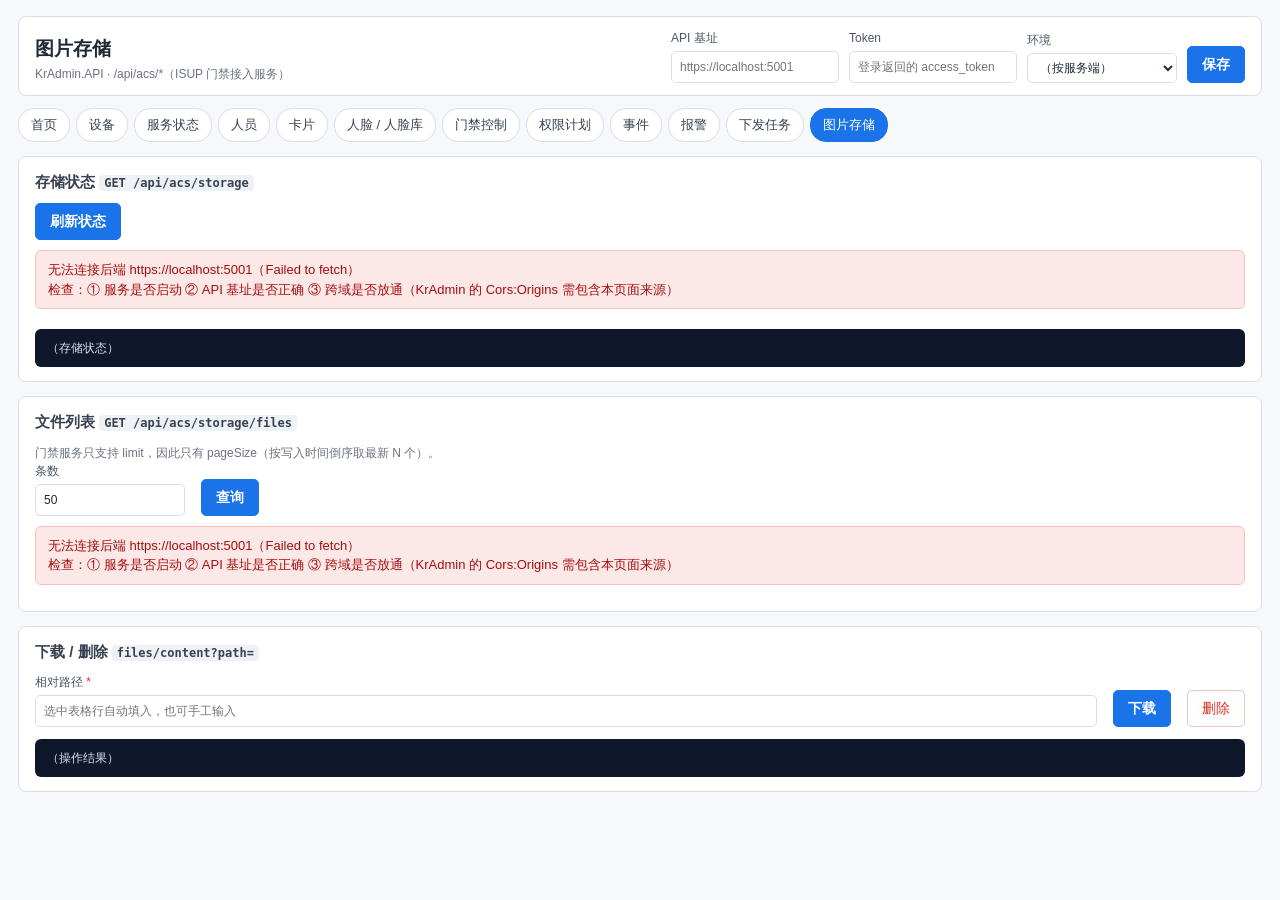
<file: src/ISUPSDK.AccessControl.WebApi/wwwroot/storage.html>
<!DOCTYPE html>
<html lang="zh-CN">

<head>
  <meta charset="utf-8">
  <meta name="viewport" content="width=device-width, initial-scale=1">
  <title>图片存储 - 门禁对接控制台</title>
  <link rel="stylesheet" href="assets/app.css">
</head>

<body>
  <div id="app">
    <div class="card">
      <h2>存储状态 <code>GET /api/acs/storage</code></h2>
      <div class="row">
        <button class="primary" id="btnStatus">刷新状态</button>
      </div>
      <div id="msg" class="msg hidden"></div>
      <div id="summary" class="row" style="margin-top:10px;gap:10px"></div>
      <pre class="json" id="statusJson" style="margin-top:10px">（存储状态）</pre>
    </div>

    <div class="card">
      <h2>文件列表 <code>GET /api/acs/storage/files</code></h2>
      <p class="hint">门禁服务只支持 limit，因此只有 pageSize（按写入时间倒序取最新 N 个）。</p>
      <div class="row">
        <label class="field"><span>条数</span><input id="pageSize" type="number" value="50" min="1" max="500"></label>
        <button class="primary" id="btnFiles">查询</button>
      </div>
      <div id="msg2" class="msg hidden"></div>
      <div id="table" style="margin-top:12px"></div>
    </div>

    <div class="card">
      <h2>下载 / 删除 <code>files/content?path=</code></h2>
      <div class="row">
        <label class="field" style="flex:1"><span class="req">相对路径</span><input id="path" placeholder="选中表格行自动填入，也可手工输入"></label>
        <button class="primary" id="btnDownload">下载</button>
        <button class="danger" id="btnDelete">删除</button>
      </div>
      <div id="msg3" class="msg hidden"></div>
      <pre class="json" id="opResult" style="margin-top:12px">（操作结果）</pre>
    </div>
  </div>

  <script src="assets/app.js"></script>
  <script>
    ACS.layout({ title: '图片存储', active: 'storage.html' });

    function formatBytes(bytes) {
      if (!bytes && bytes !== 0) return '';
      var units = ['B', 'KB', 'MB', 'GB'];
      var i = 0;
      var value = bytes;
      while (value >= 1024 && i < units.length - 1) { value /= 1024; i++; }
      return (i === 0 ? value : value.toFixed(2)) + ' ' + units[i];
    }

    function tag(ok, text) {
      return '<span class="tag ' + (ok ? 'ok' : 'err') + '">' + ACS.esc(text) + '</span>';
    }

    ACS.el('btnStatus').addEventListener('click', function () {
      ACS.run('msg', async function () {
        var data = await ACS.api('/api/acs/storage');
        ACS.showJson('statusJson', data);
        ACS.el('summary').innerHTML = [
          tag(data && data.initialized, 'SS ' + (data && data.initialized ? '已启动' : '未启动')),
          tag(data && data.pictureRootExists, '根目录' + (data && data.pictureRootExists ? '存在' : '不存在')),
          '<span class="tag acs">文件 ' + ((data && data.fileCount) || 0) + ' 个</span>',
          '<span class="tag acs">占用 ' + formatBytes((data && data.totalBytes) || 0) + '</span>',
          '<span class="tag">最近写入 ' + ACS.esc(ACS.fmtTime(data && data.lastWriteAt) || '-') + '</span>'
        ].join('');
      }, '已刷新存储状态');
    });

    ACS.el('btnFiles').addEventListener('click', function () {
      ACS.run('msg2', async function () {
        var data = await ACS.api('/api/acs/storage/files', { query: { pageSize: ACS.el('pageSize').value.trim() || 50 } });

        var page = data || {};
        var rows = page.pageData || [];
        ACS.el('path').value = '';

        ACS.table('table', [
          { text: '相对路径', cls: 'wrap', render: function (r) { return ACS.esc(r.relativePath); } },
          { text: '文件名', render: function (r) { return ACS.esc(r.fileName); } },
          { text: '大小', render: function (r) { return formatBytes(r.length); } },
          { text: '修改时间', render: function (r) { return ACS.fmtTime(r.lastWriteTime); } },
          { text: '操作', cls: 'op', render: function (r) {
              return '<button data-path="' + ACS.esc(r.relativePath) + '">选中</button>';
            } }
        ], rows, '没有文件（RecordCount=' + (page.recordCount || 0) + '）');

        document.querySelectorAll('#table button[data-path]').forEach(function (button) {
          button.addEventListener('click', function () { ACS.el('path').value = button.getAttribute('data-path'); });
        });

        return page;
      }, '查询完成（根目录见下）');
    });

    ACS.el('btnDownload').addEventListener('click', function () {
      var path = ACS.el('path').value.trim();
      if (!path) { ACS.msg('msg3', 'warn', '请填相对路径'); return; }
      ACS.run('msg3', async function () {
        var name = path.split('/').pop();
        await ACS.download('/api/acs/storage/files/content', { path: path }, name);
      }, '已触发下载');
    });

    ACS.el('btnDelete').addEventListener('click', function () {
      var path = ACS.el('path').value.trim();
      if (!path) { ACS.msg('msg3', 'warn', '请填相对路径'); return; }
      if (!confirm('确认删除文件 ' + path + '？')) return;
      ACS.run('msg3', async function () {
        ACS.showJson('opResult', await ACS.api('/api/acs/storage/files', { method: 'DELETE', query: { path: path } }));
      }, '已删除');
    });

    ACS.el('btnStatus').click();
    ACS.el('btnFiles').click();
  </script>
</body>

</html>
</file>
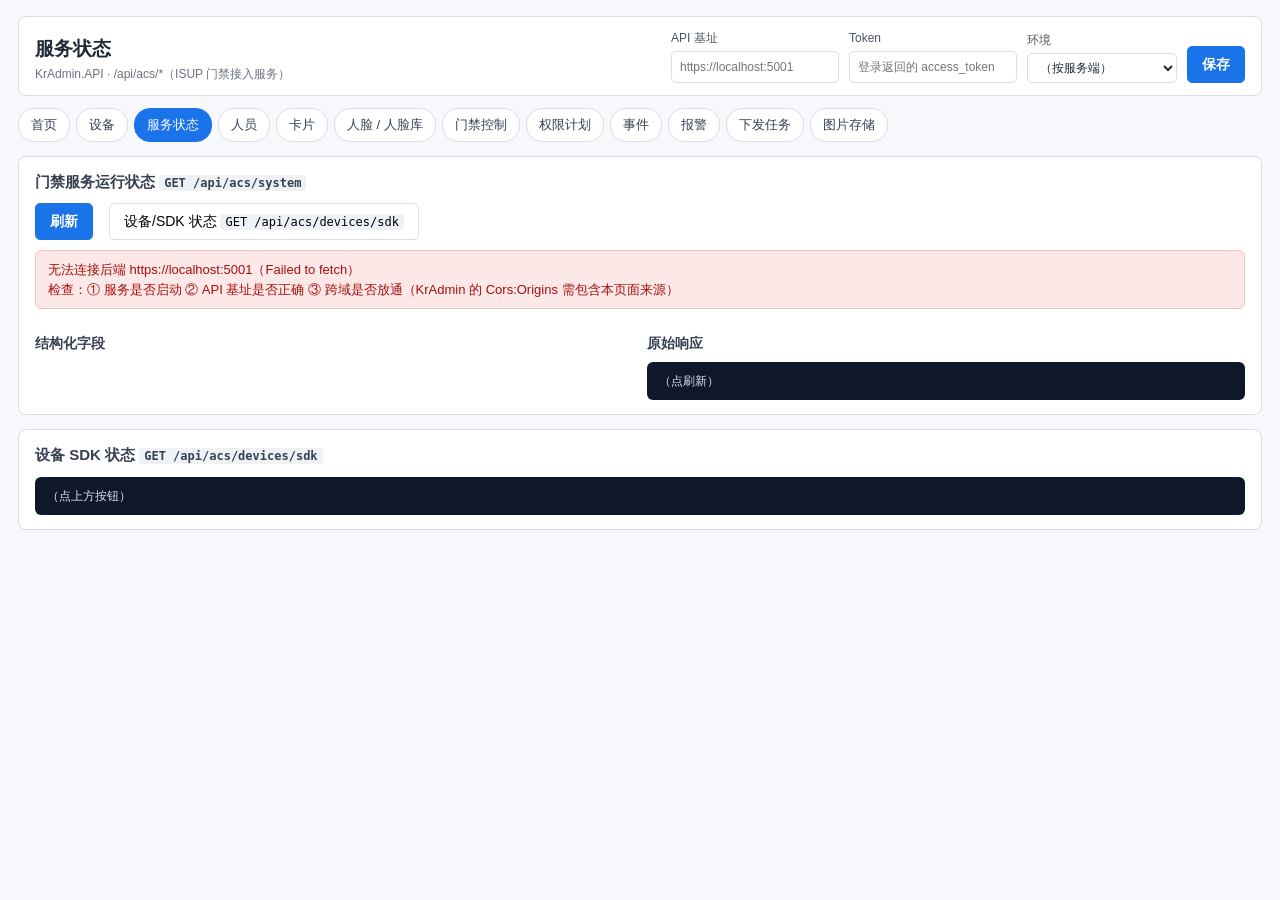
<file: src/ISUPSDK.AccessControl.WebApi/wwwroot/system.html>
<!DOCTYPE html>
<html lang="zh-CN">

<head>
  <meta charset="utf-8">
  <meta name="viewport" content="width=device-width, initial-scale=1">
  <title>服务状态 - 门禁对接控制台</title>
  <link rel="stylesheet" href="assets/app.css">
</head>

<body>
  <div id="app">
    <div class="card">
      <h2>门禁服务运行状态 <code>GET /api/acs/system</code></h2>
      <div class="row">
        <button class="primary" id="btnLoad">刷新</button>
        <button id="btnDevSdk">设备/SDK 状态 <code>GET /api/acs/devices/sdk</code></button>
      </div>
      <div id="msg" class="msg hidden"></div>
      <div id="summary" class="row" style="margin-top:12px;gap:10px"></div>
      <div class="split" style="margin-top:12px">
        <div>
          <h3>结构化字段</h3>
          <div id="kvTable"></div>
        </div>
        <div>
          <h3>原始响应</h3>
          <pre class="json" id="detail">（点刷新）</pre>
        </div>
      </div>
    </div>

    <div class="card">
      <h2>设备 SDK 状态 <code>GET /api/acs/devices/sdk</code></h2>
      <pre class="json" id="devSdk">（点上方按钮）</pre>
    </div>
  </div>

  <script src="assets/app.js"></script>
  <script>
    ACS.layout({ title: '服务状态', active: 'system.html' });

    function tag(ok, text) {
      return '<span class="tag ' + (ok ? 'ok' : 'err') + '">' + ACS.esc(text) + '</span>';
    }

    ACS.el('btnLoad').addEventListener('click', function () {
      ACS.run('msg', async function () {
        var data = await ACS.api('/api/acs/system');
        ACS.showJson('detail', data);

        ACS.el('summary').innerHTML = [
          tag(data && data.sdkInitialized, 'SDK ' + (data && data.sdkInitialized ? '已初始化' : '未初始化')),
          tag(data && data.autoStartListen, '自动监听 ' + (data && data.autoStartListen ? '开' : '关')),
          '<span class="tag acs">在线设备 ' + ((data && data.onlineDeviceCount) || 0) + '</span>',
          '<span class="tag acs">同步中 ' + ((data && data.syncingDeviceCount) || 0) + '</span>',
          '<span class="tag acs">报警计数 ' + ((data && data.alarmCount) || 0) + '</span>'
        ].join('');

        ACS.table('kvTable', [
          { text: '字段', key: 'k' },
          { text: '值', cls: 'wrap', render: function (r) { return ACS.esc(r.v); } }
        ], [
          { k: 'NativeDirectory', v: data.nativeDirectory },
          { k: 'ListenHandle', v: data.listenHandle },
          { k: 'SettingsServerAddress', v: data.settingsServerAddress },
          { k: 'SettingsInitPort', v: data.settingsInitPort },
          { k: 'LastAlarmAt', v: ACS.fmtTime(data.lastAlarmAt) },
          { k: 'ServerTime', v: ACS.fmtTime(data.serverTime) }
        ]);
      }, '已读取服务状态');
    });

    ACS.el('btnDevSdk').addEventListener('click', function () {
      ACS.run('msg', async function () {
        ACS.showJson('devSdk', await ACS.api('/api/acs/devices/sdk'));
      }, '已读取设备 SDK 状态（见下方）');
    });

    ACS.el('btnLoad').click();
  </script>
</body>

</html>
</file>
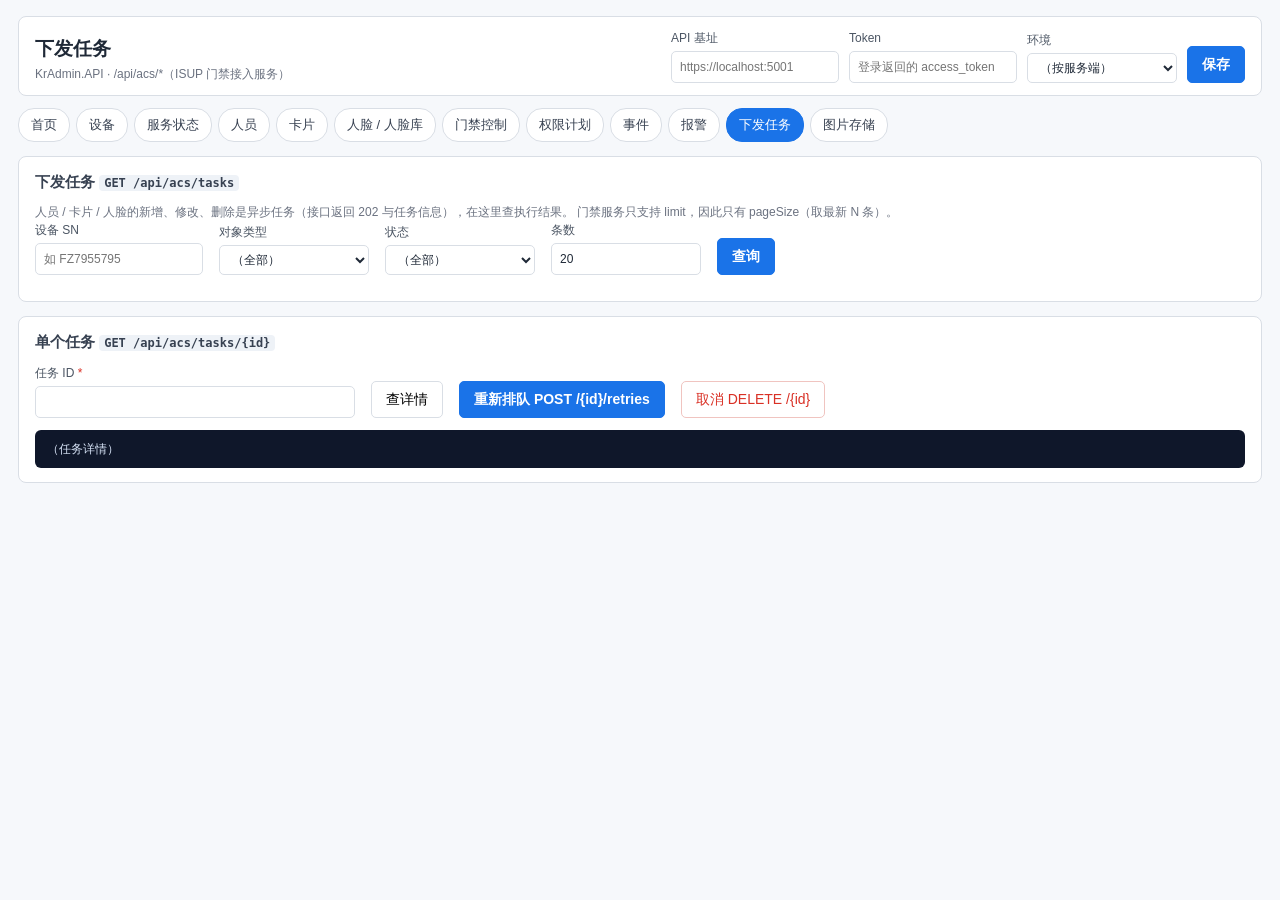
<file: src/ISUPSDK.AccessControl.WebApi/wwwroot/tasks.html>
<!DOCTYPE html>
<html lang="zh-CN">

<head>
  <meta charset="utf-8">
  <meta name="viewport" content="width=device-width, initial-scale=1">
  <title>下发任务 - 门禁对接控制台</title>
  <link rel="stylesheet" href="assets/app.css">
</head>

<body>
  <div id="app">
    <div class="card">
      <h2>下发任务 <code>GET /api/acs/tasks</code></h2>
      <p class="hint">
        人员 / 卡片 / 人脸的新增、修改、删除是异步任务（接口返回 202 与任务信息），在这里查执行结果。
        门禁服务只支持 limit，因此只有 pageSize（取最新 N 条）。
      </p>
      <div class="row">
        <label class="field"><span>设备 SN</span><input id="deviceId" placeholder="如 FZ7955795"></label>
        <label class="field"><span>对象类型</span>
          <select id="entity">
            <option value="">（全部）</option>
            <option value="Person">Person</option>
            <option value="Card">Card</option>
            <option value="Face">Face</option>
            <option value="FaceLibrary">FaceLibrary</option>
          </select>
        </label>
        <label class="field"><span>状态</span>
          <select id="status">
            <option value="">（全部）</option>
            <option value="Pending">Pending</option>
            <option value="Running">Running</option>
            <option value="Succeeded">Succeeded</option>
            <option value="Failed">Failed</option>
            <option value="Canceled">Canceled</option>
          </select>
        </label>
        <label class="field"><span>条数</span><input id="pageSize" type="number" value="20" min="1" max="500"></label>
        <button class="primary" id="btnQuery">查询</button>
      </div>
      <div id="msg" class="msg hidden"></div>
      <div id="table" style="margin-top:12px"></div>
      <div id="pager" class="pager"></div>
    </div>

    <div class="card">
      <h2>单个任务 <code>GET /api/acs/tasks/{id}</code></h2>
      <div class="row">
        <label class="field"><span class="req">任务 ID</span><input id="taskId" style="min-width:320px"></label>
        <button id="btnDetail">查详情</button>
        <button class="primary" id="btnRetry">重新排队 POST /{id}/retries</button>
        <button class="danger" id="btnCancel">取消 DELETE /{id}</button>
      </div>
      <div id="msg2" class="msg hidden"></div>
      <pre class="json" id="detail" style="margin-top:12px">（任务详情）</pre>
    </div>
  </div>

  <script src="assets/app.js"></script>
  <script>
    ACS.layout({ title: '下发任务', active: 'tasks.html' });

    function statusTag(status) {
      var cls = '';
      if (status === 'Succeeded') cls = 'ok';
      else if (status === 'Failed') cls = 'err';
      else if (status === 'Running' || status === 'Pending') cls = 'warn';
      return '<span class="tag ' + cls + '">' + ACS.esc(status || '') + '</span>';
    }

    function taskId() {
      var value = ACS.el('taskId').value.trim();
      if (!value) throw new Error('请填写任务 ID');
      return value;
    }

    async function query() {
      var pageSize = Number(ACS.el('pageSize').value) || 20;

      await ACS.run('msg', async function () {
        var data = await ACS.api('/api/acs/tasks', {
          query: {
            deviceId: ACS.el('deviceId').value.trim(),
            entity: ACS.el('entity').value,
            status: ACS.el('status').value,
            pageSize: pageSize
          }
        });

        var page = data || {};
        var rows = page.pageData || [];

        ACS.table('table', [
          { text: '任务 ID', render: function (r) { return '<code>' + ACS.esc(r.id) + '</code>'; } },
          { text: '设备', render: function (r) { return ACS.esc(r.deviceId || ''); } },
          { text: '对象', render: function (r) { return '<span class="tag">' + ACS.esc(r.entity || '') + '</span>'; } },
          { text: '操作', render: function (r) { return ACS.esc(r.operation || ''); } },
          { text: '状态', render: function (r) { return statusTag(r.status); } },
          { text: '尝试', render: function (r) { return ACS.esc(r.attempts === undefined ? '' : r.attempts); } },
          { text: '创建', render: function (r) { return ACS.fmtTime(r.createdAt); } },
          { text: '完成', render: function (r) { return ACS.fmtTime(r.completedAt); } },
          { text: '错误', cls: 'wrap', render: function (r) { return ACS.esc(r.lastError || ''); } },
          { text: '操作', cls: 'op', render: function (r) {
              return '<button data-id="' + ACS.esc(r.id) + '">详情</button>';
            } }
        ], rows, '没有任务（RecordCount=' + (page.recordCount || 0) + '）');

        document.querySelectorAll('#table button[data-id]').forEach(function (button) {
          button.addEventListener('click', function () {
            ACS.el('taskId').value = button.getAttribute('data-id');
            ACS.el('btnDetail').click();
          });
        });

        ACS.pager('pager', pageSize, 1, page.recordCount || 0, page.pageCount || 1, function () { });
      }, '查询完成：' + ((data && data.recordCount) || 0) + ' 条');
    }

    ACS.el('btnQuery').addEventListener('click', query);

    ACS.el('btnDetail').addEventListener('click', function () {
      ACS.run('msg2', async function () {
        ACS.showJson('detail', await ACS.api('/api/acs/tasks/' + encodeURIComponent(taskId())));
      }, '已获取任务详情');
    });

    ACS.el('btnRetry').addEventListener('click', function () {
      ACS.run('msg2', async function () {
        ACS.showJson('detail', await ACS.api('/api/acs/tasks/' + encodeURIComponent(taskId()) + '/retries', { method: 'POST' }));
      }, '任务已重新排队');
    });

    ACS.el('btnCancel').addEventListener('click', function () {
      var id;
      try { id = taskId(); } catch (e) { ACS.msg('msg2', 'warn', e.message); return; }
      if (!confirm('确认取消任务 ' + id + '？（只能取消 Pending）')) return;
      ACS.run('msg2', async function () {
        ACS.showJson('detail', await ACS.api('/api/acs/tasks/' + encodeURIComponent(id), { method: 'DELETE' }));
      }, '任务已取消');
    });

    query();
  </script>
</body>

</html>
</file>
<file: src/ISUPSDK.AccessControl.WebApi/wwwroot/assets/app.css>
:root {
  --border: #d9dee5;
  --head: #f5f7fa;
  --accent: #1a73e8;
  --muted: #6b7280;
  --danger: #d93025;
  --ok: #188038;
  --warn: #b06000;
  --bg: #f6f8fb;
}

* { box-sizing: border-box; }

body {
  margin: 0;
  padding: 16px 18px 40px;
  background: var(--bg);
  color: #1f2937;
  font: 14px/1.5 "Microsoft YaHei", "PingFang SC", "Segoe UI", Arial, sans-serif;
}

h1 { margin: 0; font-size: 19px; }
h2 { margin: 0 0 10px; font-size: 15px; color: #374151; }
h3 { margin: 0 0 8px; font-size: 14px; color: #374151; }
a { color: var(--accent); text-decoration: none; }
a:hover { text-decoration: underline; }
code { background: #eef2f7; padding: 1px 5px; border-radius: 4px; font-size: 12px; }

/* ---------- 顶部条 ---------- */
.topbar {
  display: flex; flex-wrap: wrap; gap: 12px 18px; align-items: flex-end;
  background: #fff; border: 1px solid var(--border); border-radius: 8px;
  padding: 12px 16px; margin-bottom: 12px;
}
.topbar .brand { display: flex; flex-direction: column; gap: 2px; min-width: 220px; }
.topbar .muted { color: var(--muted); font-size: 12px; }
.topbar .cfgspacer { flex: 1; }
.cfg { display: flex; flex-wrap: wrap; gap: 10px; align-items: flex-end; }

/* ---------- 导航 ---------- */
nav.tabs {
  display: flex; flex-wrap: wrap; gap: 6px;
  margin-bottom: 14px;
}
nav.tabs a {
  padding: 6px 12px; border: 1px solid var(--border); border-radius: 16px;
  background: #fff; color: #374151; font-size: 13px;
}
nav.tabs a:hover { border-color: var(--accent); color: var(--accent); text-decoration: none; }
nav.tabs a.active { background: var(--accent); border-color: var(--accent); color: #fff; }

/* ---------- 卡片 / 表单 ---------- */
.card {
  background: #fff; border: 1px solid var(--border); border-radius: 8px;
  padding: 14px 16px; margin-bottom: 14px;
}
.row { display: flex; flex-wrap: wrap; gap: 10px 16px; align-items: flex-end; }
.row + .row { margin-top: 10px; }
label.field { display: flex; flex-direction: column; gap: 4px; font-size: 12px; color: #4b5563; }
label.field > span.req::after { content: " *"; color: var(--danger); }
input, select, textarea {
  padding: 6px 8px; border: 1px solid var(--border); border-radius: 5px;
  font: inherit; min-width: 150px; background: #fff; color: #1f2937;
}
textarea { min-width: 320px; min-height: 96px; font-family: Consolas, Monaco, monospace; font-size: 12px; line-height: 1.45; }
input[type="checkbox"] { min-width: auto; }
label.check { display: flex; align-items: center; gap: 6px; font-size: 13px; color: #374151; padding-bottom: 7px; }
button {
  padding: 7px 14px; border: 1px solid var(--border); border-radius: 5px;
  background: #fff; font: inherit; cursor: pointer;
}
button.primary { background: var(--accent); border-color: var(--accent); color: #fff; font-weight: 600; }
button.danger { color: var(--danger); border-color: #f0c4c0; }
button:hover { filter: brightness(0.97); }
button:disabled { opacity: 0.5; cursor: not-allowed; }
.btnrow { display: flex; flex-wrap: wrap; gap: 8px; }

/* ---------- 表格 ---------- */
.tableWrap { overflow: auto; border: 1px solid var(--border); border-radius: 6px; max-height: 62vh; }
table { border-collapse: collapse; width: 100%; white-space: nowrap; }
th, td { border-bottom: 1px solid var(--border); padding: 7px 10px; text-align: left; }
th { background: var(--head); font-weight: 600; color: #374151; position: sticky; top: 0; z-index: 1; }
tbody tr:hover { background: #f0f6ff; }
td.wrap { white-space: normal; max-width: 360px; word-break: break-all; }
td.op { width: 1%; }

.tag {
  display: inline-block; padding: 1px 7px; border-radius: 10px; font-size: 12px;
  background: #eef2f7; color: #4b5563;
}
.tag.ok { background: #e6f4ea; color: var(--ok); }
.tag.warn { background: #fef7e0; color: var(--warn); }
.tag.err { background: #fce8e6; color: var(--danger); }
.tag.acs { background: #e8f0fe; color: var(--accent); }

/* ---------- 分页 ---------- */
.pager { display: flex; gap: 10px; align-items: center; margin-top: 10px; flex-wrap: wrap; }
.pager .info { color: var(--muted); font-size: 12px; }

/* ---------- 提示 / JSON ---------- */
.msg { margin-top: 10px; padding: 9px 12px; border-radius: 6px; font-size: 13px; white-space: pre-wrap; }
.msg.err { background: #fce8e6; color: #a50e0e; border: 1px solid #f5c2c0; }
.msg.ok { background: #e6f4ea; color: #0d652d; border: 1px solid #b7e1c4; }
.msg.warn { background: #fef7e0; color: #8a5300; border: 1px solid #f7d99b; }
.hidden { display: none !important; }

pre.json {
  margin: 0; padding: 10px 12px; background: #0f172a; color: #d6e2f5;
  border-radius: 6px; font: 12px/1.5 Consolas, Monaco, monospace;
  max-height: 420px; overflow: auto; white-space: pre-wrap; word-break: break-all;
}
.kv { display: grid; grid-template-columns: 190px 1fr; gap: 4px 12px; font-size: 13px; }
.kv dt { color: var(--muted); }
.kv dd { margin: 0; word-break: break-all; }

.split { display: grid; grid-template-columns: 1fr 1fr; gap: 14px; }
@media (max-width: 1100px) { .split { grid-template-columns: 1fr; } }

.hint { color: var(--muted); font-size: 12px; margin: 6px 0 0; }
</file>
